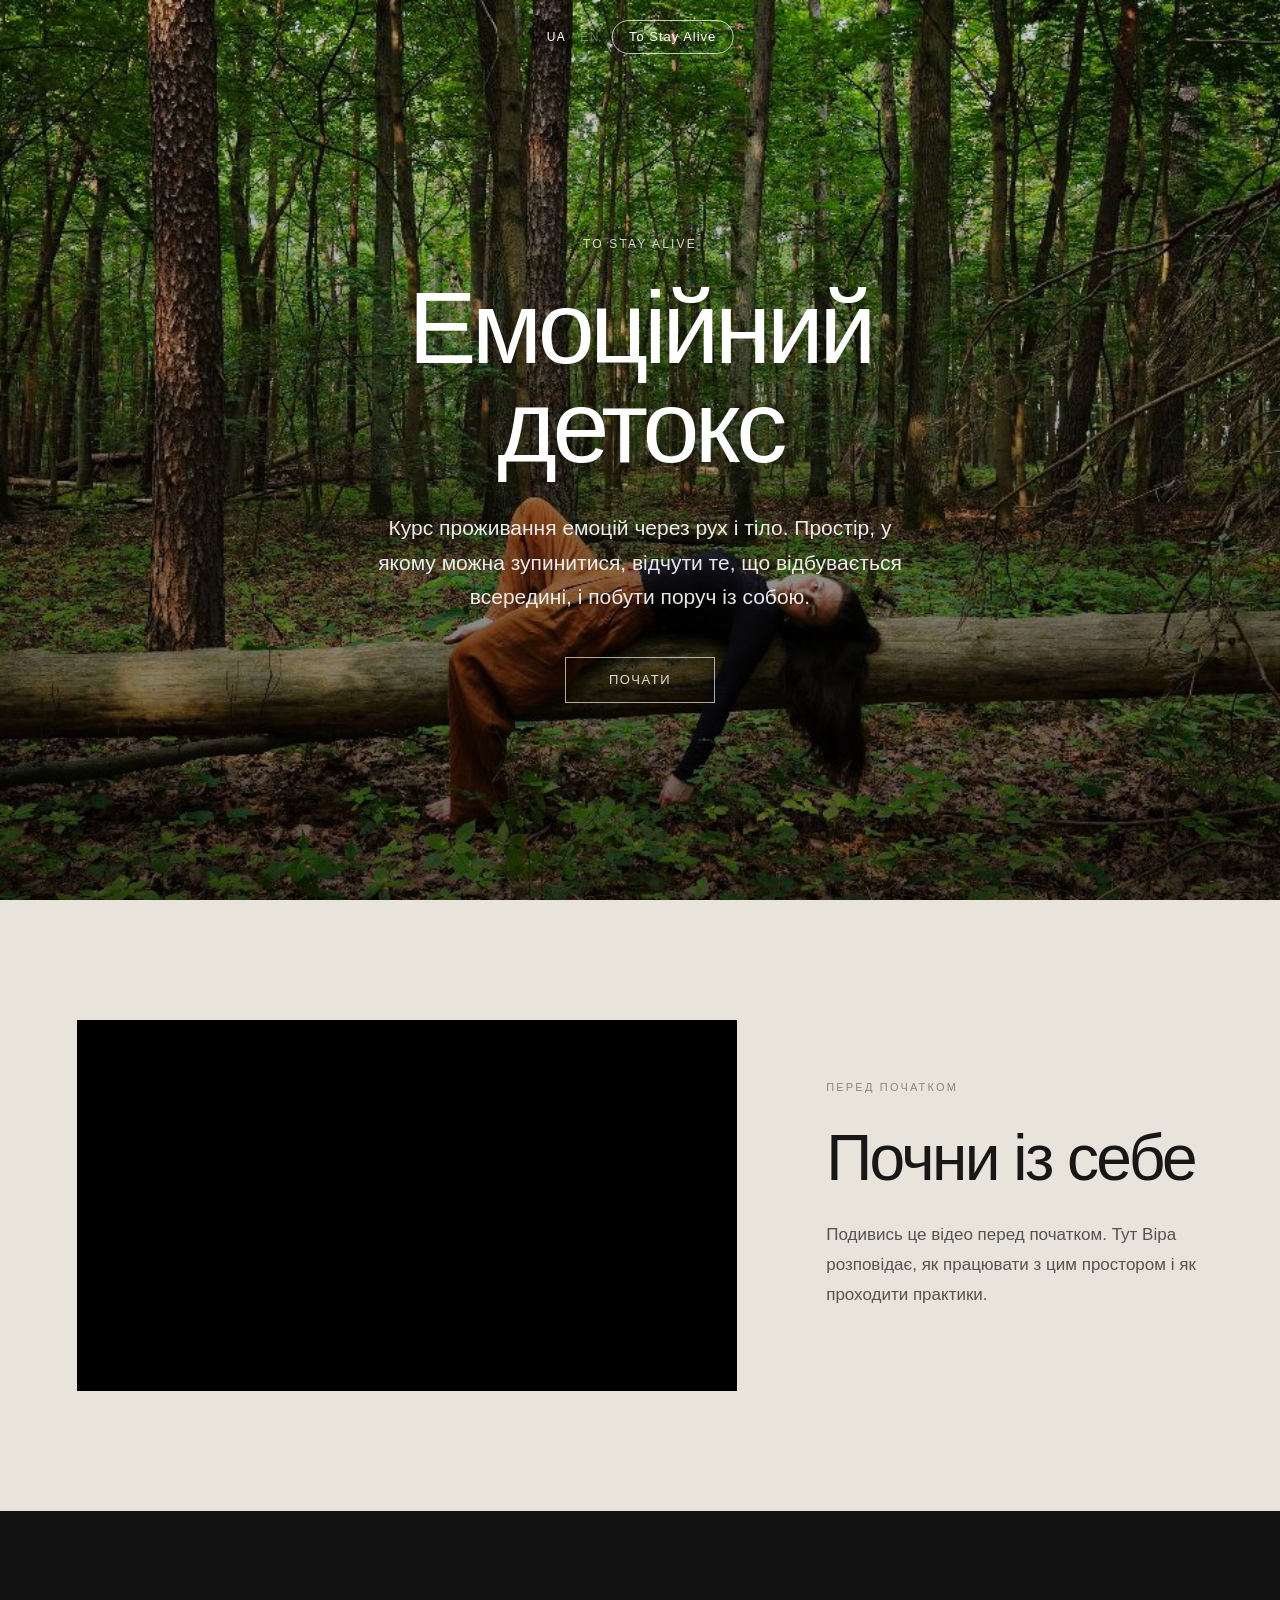
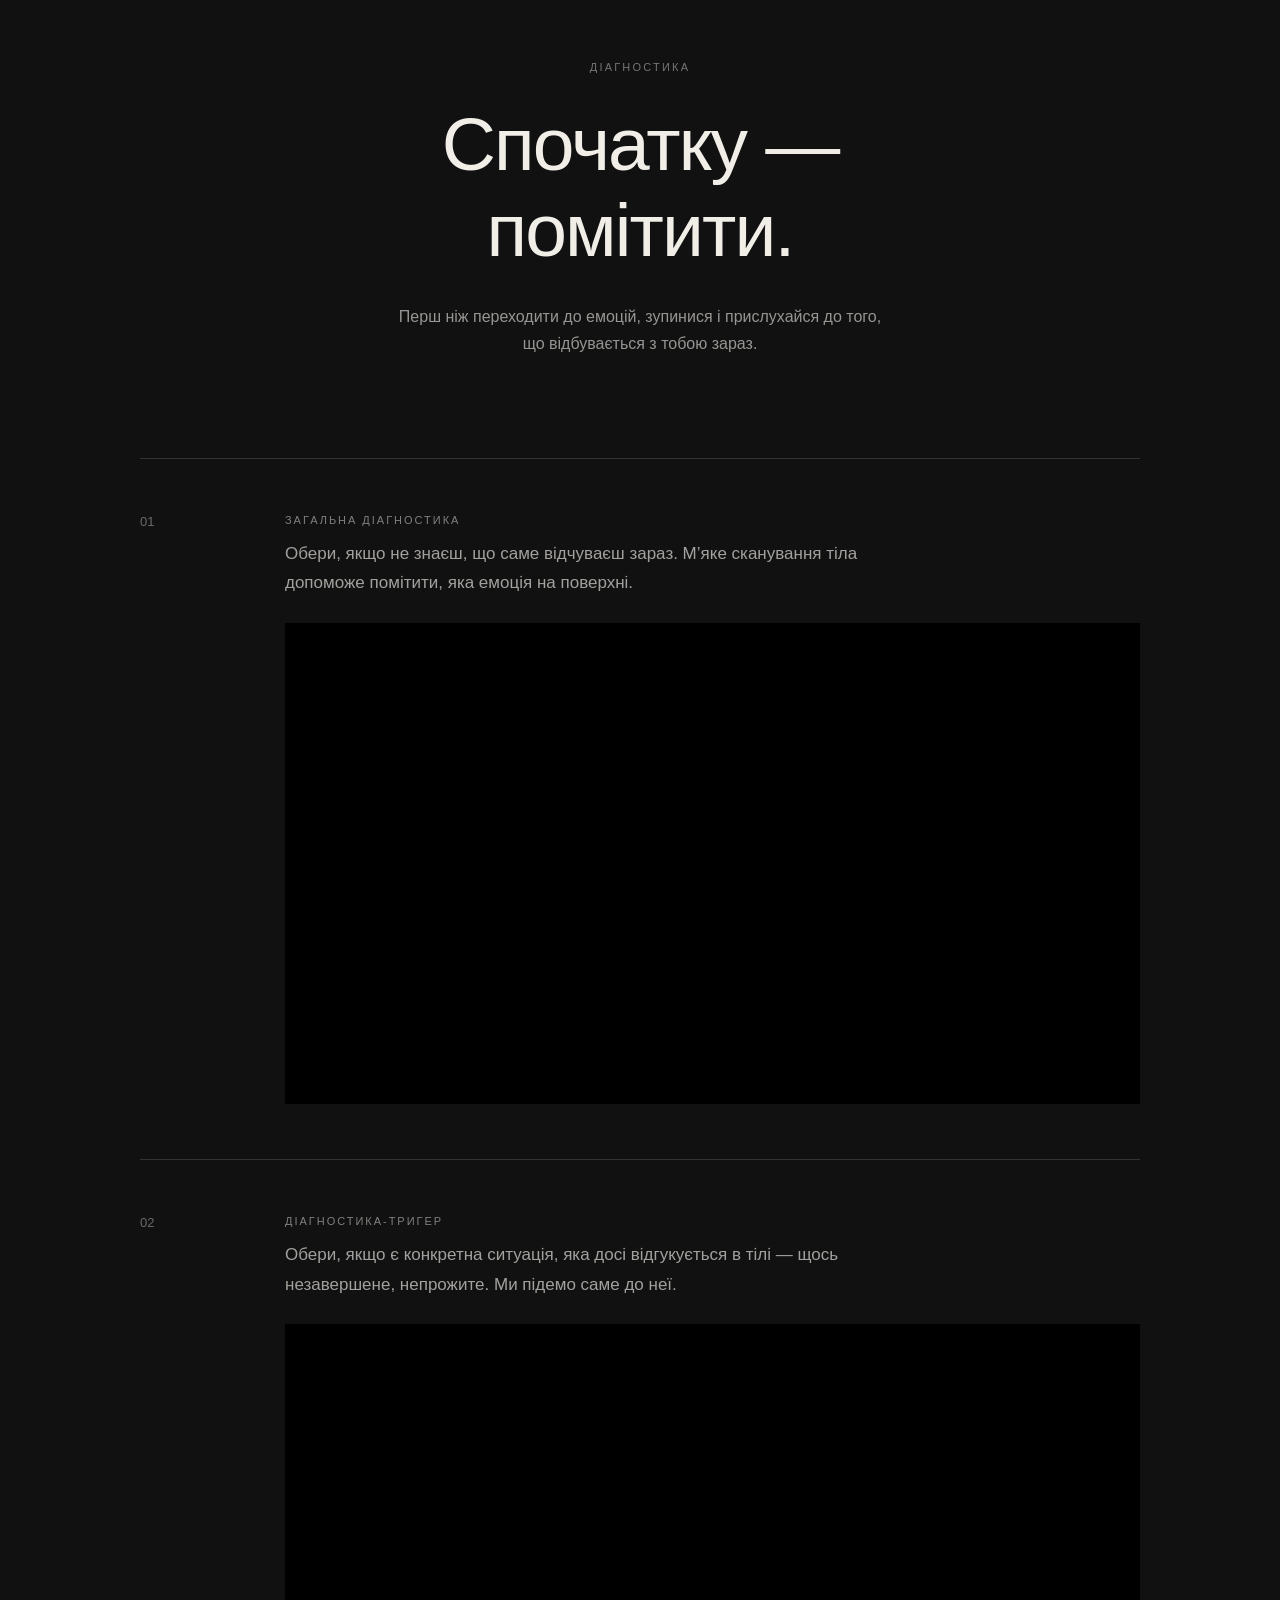
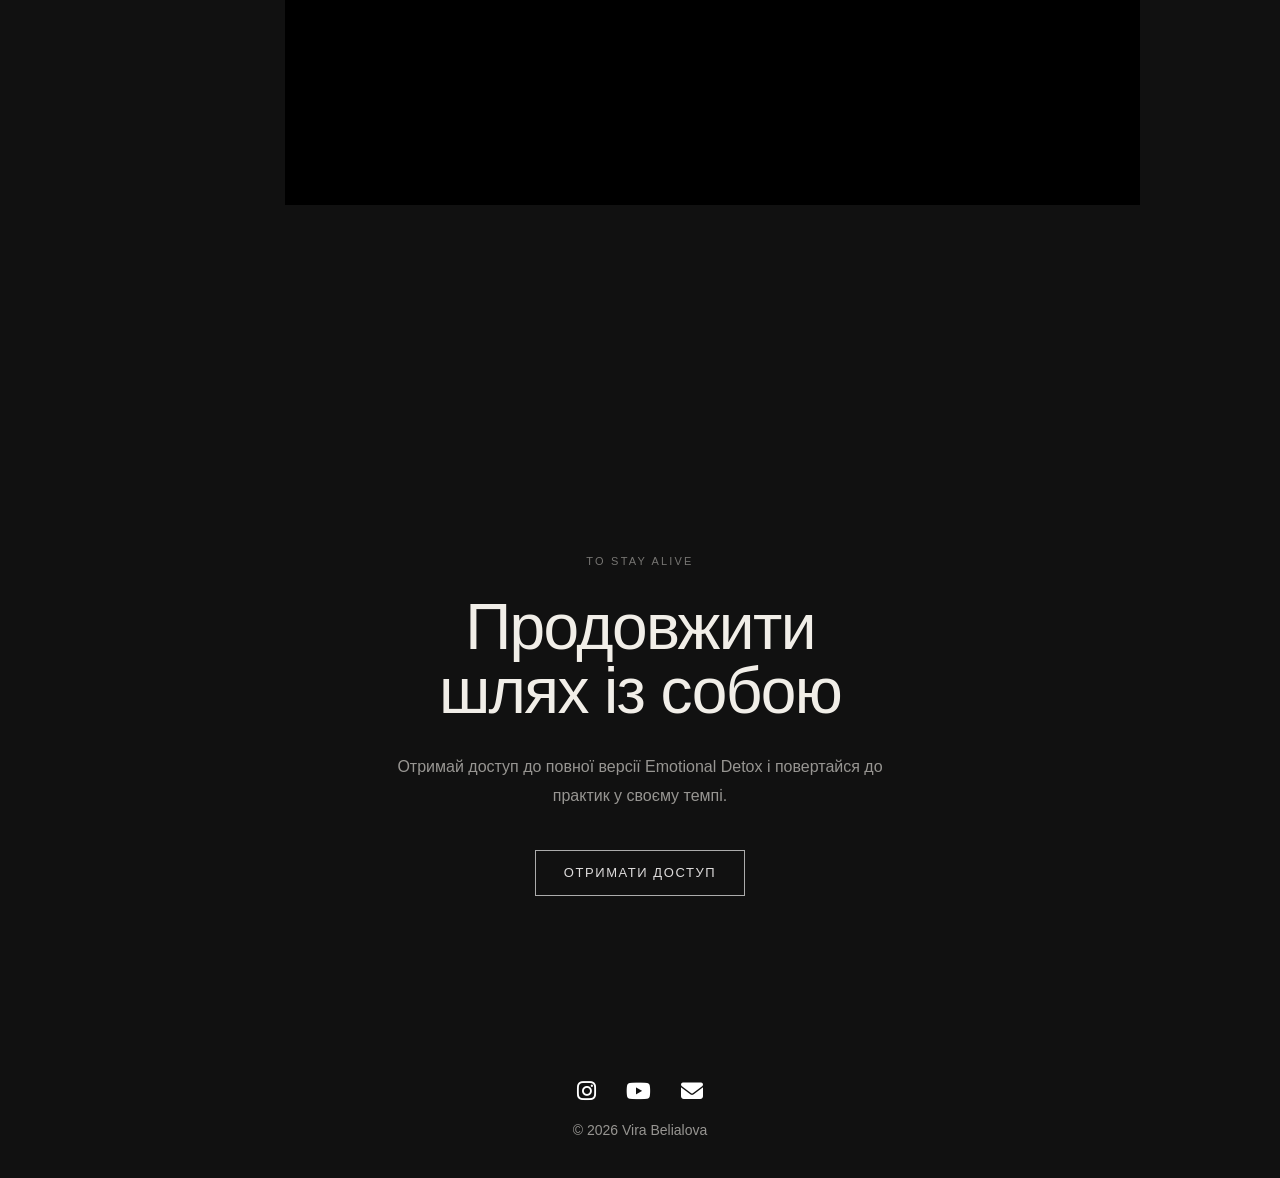
<file: emotions.html>
<!DOCTYPE html>
<html lang="uk">

<head>

  <meta charset="UTF-8">

  <meta
    name="viewport"
    content="width=device-width, initial-scale=1.0">

  <title>
    Емоційний детокс — практики проживання емоцій через рух і тіло | To Stay Alive
  </title>

  <meta
    name="description"
    content="Емоційний детокс — простір для роботи з емоціями через рух, тіло та самоспостереження. Практики для страху, тривоги, гніву, сорому, горя та радості."
  >

  <meta
    name="author"
    content="Vira Belialova">

  <meta
    name="robots"
    content="index, follow, max-image-preview:large">

  <link
    rel="canonical"
    href="https://vira-belialova.github.io/emotions.html">

  <link
    rel="alternate"
    hreflang="uk"
    href="https://vira-belialova.github.io/emotions.html">

  <link
    rel="alternate"
    hreflang="en"
    href="https://vira-belialova.github.io/emotions.html">

  <link
    rel="alternate"
    hreflang="x-default"
    href="https://vira-belialova.github.io/emotions.html">


  <!-- OPEN GRAPH -->

  <meta
    property="og:type"
    content="website">

  <meta
    property="og:title"
    content="Емоційний детокс — Emotional Detox">

  <meta
    property="og:description"
    content="Практики проживання емоцій через рух, тіло та самоспостереження.">

  <meta
    property="og:url"
    content="https://vira-belialova.github.io/emotions.html">

  <meta
    property="og:image"
    content="https://vira-belialova.github.io/images/emotions-hero.jpg">

  <meta
    property="og:site_name"
    content="To Stay Alive">


  <!-- TWITTER / X -->

  <meta
    name="twitter:card"
    content="summary_large_image">

  <meta
    name="twitter:title"
    content="Емоційний детокс — Emotional Detox">

  <meta
    name="twitter:description"
    content="Практики проживання емоцій через рух, тіло та самоспостереження.">

  <meta
    name="twitter:image"
    content="https://vira-belialova.github.io/images/emotions-hero.jpg">


  <!-- STYLES -->

  <link
    rel="stylesheet"
    href="css/style.css">

  <link
    rel="stylesheet"
    href="css/emotions.css">


  <!-- MODAL OVERRIDES -->

  <style>

    /* =========================================================
       ACCESS MODAL
       ========================================================= */

    .donate-modal {
      position: fixed;
      inset: 0;
      z-index: 9999;

      display: none;
      align-items: center;
      justify-content: center;

      padding: 24px;

      background: rgba(10, 10, 10, 0.78);
      backdrop-filter: blur(14px);
      -webkit-backdrop-filter: blur(14px);

      opacity: 0;
      transition: opacity 0.25s ease;

      overflow-y: auto;
    }


    .donate-modal.show,
    .donate-modal.active {
      opacity: 1;
    }


    .donate-modal-content {
      position: relative;

      width: min(620px, 100%);
      max-height: calc(100vh - 48px);
      overflow-y: auto;

      padding: 48px;

      background: #171717;
      color: #f1eee8;

      border: 1px solid rgba(241, 238, 232, 0.16);
      border-radius: 4px;

      box-shadow:
        0 30px 100px rgba(0, 0, 0, 0.5);

      transform: translateY(12px);
      transition: transform 0.3s ease;
    }


    .donate-modal.show .donate-modal-content,
    .donate-modal.active .donate-modal-content {
      transform: translateY(0);
    }


    /* CLOSE */

    .close-modal {
      position: absolute;
      top: 18px;
      right: 22px;

      width: 36px;
      height: 36px;

      display: flex;
      align-items: center;
      justify-content: center;

      color: rgba(241, 238, 232, 0.65);

      font-size: 28px;
      font-weight: 300;
      line-height: 1;

      cursor: pointer;

      transition:
        color 0.2s ease,
        transform 0.2s ease;
    }


    .close-modal:hover {
      color: #f1eee8;
      transform: rotate(90deg);
    }


    /* HEADER */

    .access-modal-eyebrow {
      display: block;

      margin-bottom: 16px;

      color: rgba(241, 238, 232, 0.48);

      font-size: 11px;
      font-weight: 500;
      letter-spacing: 0.18em;
      text-transform: uppercase;
    }


    .donate-modal-content h2 {
      margin: 0 0 18px;

      color: #f1eee8;

      font-size: clamp(32px, 5vw, 48px);
      font-weight: 400;
      line-height: 1.05;
      letter-spacing: -0.025em;
    }


    .access-modal-intro {
      max-width: 500px;

      margin: 0 0 30px;

      color: rgba(241, 238, 232, 0.68);

      font-size: 15px;
      line-height: 1.7;
    }


    /* PRICE */

    .access-price {
      margin: 0 0 32px;
      padding: 22px 24px;

      background: rgba(241, 238, 232, 0.045);

      border-left: 2px solid rgba(241, 238, 232, 0.5);
    }


    .access-price-label {
      display: block;

      margin-bottom: 7px;

      color: rgba(241, 238, 232, 0.45);

      font-size: 10px;
      letter-spacing: 0.16em;
      text-transform: uppercase;
    }


    .access-price-value {
      display: block;

      margin-bottom: 5px;

      color: #f1eee8;

      font-size: 27px;
      font-weight: 400;
    }


    .access-price-note {
      color: rgba(241, 238, 232, 0.55);

      font-size: 13px;
      line-height: 1.5;
    }


    /* PAYMENT TABS */

    .donate-tabs {
      display: grid;
      grid-template-columns: repeat(4, 1fr);

      gap: 1px;

      margin-bottom: 22px;

      background: rgba(241, 238, 232, 0.12);
    }


    .donate-tabs .tab-btn {
      min-height: 46px;

      border: 0;
      border-radius: 0;

      background: #202020;
      color: rgba(241, 238, 232, 0.5);

      font-family: inherit;
      font-size: 12px;
      letter-spacing: 0.04em;

      cursor: pointer;

      transition:
        background 0.2s ease,
        color 0.2s ease;
    }


    .donate-tabs .tab-btn:hover {
      color: #f1eee8;
      background: #252525;
    }


    .donate-tabs .tab-btn.active {
      color: #171717;
      background: #f1eee8;
    }


    /* TAB CONTENT */

    .tab-content {
      display: none;

      padding: 25px;

      background: #202020;

      border: 1px solid rgba(241, 238, 232, 0.08);
    }


    .tab-content.active {
      display: block;
    }


    .tab-content > p:first-child {
      margin-top: 0;
    }


    .donation-note {
      margin: 16px 0 0;

      color: rgba(241, 238, 232, 0.52);

      font-size: 13px;
      line-height: 1.6;
    }


    /* PAYPAL */

    .donate-link {
      display: inline-flex;
      align-items: center;
      justify-content: center;

      min-height: 48px;
      padding: 0 24px;

      background: #f1eee8;
      color: #171717;

      text-decoration: none;

      font-size: 13px;
      font-weight: 500;

      transition:
        opacity 0.2s ease,
        transform 0.2s ease;
    }


    .donate-link:hover {
      opacity: 0.88;
      transform: translateY(-1px);
    }


    /* BANK DETAILS */

    .bank-details {
      margin: 0;
    }


    .bank-details p {
      margin: 0 0 8px;
    }


    .bank-details strong {
      color: rgba(241, 238, 232, 0.5);

      font-size: 10px;
      font-weight: 500;
      letter-spacing: 0.14em;
      text-transform: uppercase;
    }


    .card-number {
      display: inline-block;

      margin-top: 4px !important;

      color: #f1eee8;

      font-family: monospace;
      font-size: 18px;
      letter-spacing: 0.05em;

      word-break: break-word;
    }


    /* BUTTONS */

    .copy-btn,
    .show-wallet {
      min-height: 40px;
      padding: 0 16px;

      border: 1px solid rgba(241, 238, 232, 0.18);
      background: transparent;
      color: rgba(241, 238, 232, 0.78);

      font-family: inherit;
      font-size: 12px;

      cursor: pointer;

      transition:
        background 0.2s ease,
        color 0.2s ease,
        border-color 0.2s ease;
    }


    .copy-btn:hover,
    .show-wallet:hover {
      border-color: rgba(241, 238, 232, 0.4);
      color: #f1eee8;
      background: rgba(241, 238, 232, 0.05);
    }


    .donate-actions {
      display: flex;
      flex-wrap: wrap;
      gap: 8px;

      margin-top: 18px;
    }


    /* QR */

    .qr-copy {
      display: flex;
      justify-content: center;

      margin-bottom: 18px;
    }


    .donation-qr {
      display: block;

      width: 190px;
      height: 190px;

      object-fit: contain;

      background: #fff;
      padding: 8px;
    }


    .wallet-address {
      padding: 12px;

      background: rgba(241, 238, 232, 0.04);

      font-family: monospace;
      font-size: 11px;

      word-break: break-all;
    }


    /* ACCESS FORM */

    .access-form-divider {
      height: 1px;

      margin: 34px 0 28px;

      background: rgba(241, 238, 232, 0.1);
    }


    .access-form-heading {
      margin: 0 0 8px;

      color: #f1eee8;

      font-size: 20px;
      font-weight: 400;
    }


    .access-form-description {
      margin: 0 0 20px;

      color: rgba(241, 238, 232, 0.52);

      font-size: 13px;
      line-height: 1.6;
    }


    #accessRequestForm {
      display: flex;
      flex-direction: column;
      gap: 10px;
    }


    #accessRequestForm input,
    #accessRequestForm select,
    #accessRequestForm textarea {
      width: 100%;
      box-sizing: border-box;

      padding: 14px 15px;

      border: 1px solid rgba(241, 238, 232, 0.14);
      border-radius: 0;

      outline: none;

      background: #202020;
      color: #f1eee8;

      font-family: inherit;
      font-size: 13px;

      transition:
        border-color 0.2s ease,
        background 0.2s ease;
    }


    #accessRequestForm input::placeholder,
    #accessRequestForm textarea::placeholder {
      color: rgba(241, 238, 232, 0.34);
    }


    #accessRequestForm input:focus,
    #accessRequestForm select:focus,
    #accessRequestForm textarea:focus {
      border-color: rgba(241, 238, 232, 0.42);
      background: #242424;
    }


    #accessRequestForm select {
      appearance: none;
      -webkit-appearance: none;
    }


    #accessRequestForm textarea {
      min-height: 90px;
      resize: vertical;
    }


    #accessRequestForm .emotion-button {
      width: 100%;
      margin-top: 6px;
    }


    #requestStatus {
      margin: 5px 0 0;

      color: rgba(241, 238, 232, 0.7);

      font-size: 13px;
      line-height: 1.5;
    }


    /* MOBILE */

    @media (max-width: 600px) {

      .donate-modal {
        align-items: flex-start;

        padding: 12px;
      }


      .donate-modal-content {
        max-height: calc(100vh - 24px);

        padding: 38px 22px 26px;
      }


      .donate-modal-content h2 {
        font-size: 34px;
      }


      .donate-tabs {
        grid-template-columns: repeat(2, 1fr);
      }


      .tab-content {
        padding: 20px 17px;
      }


      .donation-qr {
        width: 165px;
        height: 165px;
      }


      .card-number {
        font-size: 15px;
      }

    }

  </style>


  <!-- ICONS -->

  <link
    rel="apple-touch-icon"
    href="/images/apple-touch-icon.png">

  <link
    rel="icon"
    type="image/png"
    sizes="32x32"
    href="/images/favicon-32x32.png">

  <link
    rel="icon"
    type="image/png"
    sizes="16x16"
    href="/images/favicon-16x16.png">

  <link
    rel="icon"
    href="/images/favicon.ico">


  <!-- FONT AWESOME -->

  <link
    rel="stylesheet"
    href="https://cdnjs.cloudflare.com/ajax/libs/font-awesome/6.5.2/css/all.min.css">


  <!-- STRUCTURED DATA -->

  <script type="application/ld+json">
  {
    "@context": "https://schema.org",
    "@type": "WebPage",
    "@id": "https://vira-belialova.github.io/emotions.html#webpage",
    "url": "https://vira-belialova.github.io/emotions.html",
    "name": "Емоційний детокс — Emotional Detox",
    "description": "Простір для роботи з емоціями через рух, тіло та самоспостереження.",
    "inLanguage": ["uk", "en"],
    "isPartOf": {
      "@type": "WebSite",
      "name": "To Stay Alive",
      "url": "https://vira-belialova.github.io/"
    },
    "creator": {
      "@type": "Person",
      "name": "Vira Belialova"
    },
    "about": [
      "emotional awareness",
      "body awareness",
      "movement practices",
      "fear",
      "anxiety",
      "anger",
      "shame",
      "grief",
      "joy",
      "self-reflection"
    ]
  }
  </script>

</head>


<body class="emotions-page">


<!-- =========================================================
     NAVIGATION
========================================================= -->

<nav class="main-nav emotions-nav">

  <div class="lang-switch">

    <span
      class="active"
      data-lang="uk"
      onclick="setLanguage('uk')">
      UA
    </span>

    <span>·</span>

    <span
      data-lang="en"
      onclick="setLanguage('en')">
      EN
    </span>

  </div>


  <a
    href="index.html"
    class="emotions-home-button">
    To Stay Alive
  </a>

</nav>



<!-- =========================================================
     UKRAINIAN
========================================================= -->

<main
  id="page-uk"
  class="language-page active">


  <!-- HERO -->

  <section class="emotion-hero">

    <div class="emotion-hero-image">

      <img
        src="images/emotions-hero.jpg"
        alt="Емоційний детокс">

    </div>


    <div class="emotion-hero-overlay"></div>


    <div class="emotion-hero-content fade-in">

      <span class="emotion-eyebrow">
        To Stay Alive
      </span>


      <h1>
        Емоційний<br>
        детокс
      </h1>


      <p>
        Курс проживання емоцій через рух і тіло.
        Простір, у якому можна зупинитися,
        відчути те, що відбувається всередині,
        і побути поруч із собою.
      </p>


      <a
        href="#intro-uk"
        class="emotion-button">
        Почати
      </a>

    </div>

  </section>



  <!-- INTRO -->

  <section
    class="emotion-video-section"
    id="intro-uk">

    <div class="emotion-video-container visible">

      <div class="emotion-video">

        <iframe
          src="https://www.youtube.com/embed/9es8H-iUbII?modestbranding=1&rel=0"
          title="Вступна частина — Емоційний детокс"
          loading="lazy"
          allow="accelerometer; autoplay; clipboard-write; encrypted-media; gyroscope; picture-in-picture; web-share"
          allowfullscreen>
        </iframe>

      </div>


      <div class="emotion-video-info">

        <span class="emotion-number">
          ПЕРЕД ПОЧАТКОМ
        </span>


        <h2>
          Почни із себе
        </h2>


        <p>
          Подивись це відео перед початком.
          Тут Віра розповідає, як працювати
          з цим простором і як проходити практики.
        </p>

      </div>

    </div>

  </section>



  <!-- DIAGNOSTICS -->

  <section class="emotion-journey">

    <div class="emotion-section-heading">

      <span class="emotion-number">
        ДІАГНОСТИКА
      </span>


      <h2>
        Спочатку — помітити.
      </h2>


      <p>
        Перш ніж переходити до емоцій,
        зупинися і прислухайся до того,
        що відбувається з тобою зараз.
      </p>

    </div>


    <div class="emotion-steps">


      <article class="emotion-step visible">

        <div class="emotion-step-number">
          01
        </div>


        <div class="emotion-step-content">

          <span>
            Загальна Діагностика
          </span>


          <p>
            Обери, якщо не знаєш, що саме відчуваєш зараз. М’яке сканування тіла допоможе помітити, яка емоція на поверхні.
          </p>


          <div class="emotion-video">

            <iframe
              src="https://www.youtube.com/embed/lxthpc0uVrY?modestbranding=1&rel=0"
              title="Діагностика 1"
              loading="lazy"
              allowfullscreen>
            </iframe>

          </div>

        </div>

      </article>



      <article class="emotion-step visible">

        <div class="emotion-step-number">
          02
        </div>


        <div class="emotion-step-content">

          <span>
            Діагностика-тригер
          </span>


          <p>
            Обери, якщо є конкретна ситуація, яка досі відгукується в тілі — щось незавершене, непрожите. Ми підемо саме до неї.
          </p>


          <div class="emotion-video">

            <iframe
              src="https://www.youtube.com/embed/dFPau69cO5Q?modestbranding=1&rel=0"
              title="Діагностика 2"
              loading="lazy"
              allowfullscreen>
            </iframe>

          </div>

        </div>

      </article>

    </div>

  </section>


  <div id="protected-content" style="display: none;">


  <!-- FEAR -->

  <section class="emotion-video-section">

    <div class="emotion-video-container">

      <div class="emotion-video">

        <iframe
          src="https://www.youtube.com/embed/xGLEsts89uA?modestbranding=1&rel=0"
          title="Страх — тривога"
          loading="lazy"
          allowfullscreen>
        </iframe>

      </div>


      <div class="emotion-video-info">

        <span class="emotion-number">
          01 · ЕМОЦІЯ
        </span>


        <h2>
          Страх — тривога
        </h2>


        <p>
          Страх і тривога можуть відчуватися тілом
          як напруга, стискання, бажання завмерти
          або втекти. Практика допомагає помітити
          ці відчуття та побути з ними через рух.
        </p>


        <button
          type="button"
          class="reflection-toggle">
          Зупинитися і записати
        </button>


        <div class="reflection-box">

          <p>
            Що ти помічаєш у собі зараз?
          </p>


          <textarea
            placeholder="Кілька слів для себе..."></textarea>

        </div>

      </div>

    </div>

  </section>



  <!-- ANGER -->

  <section class="emotion-video-section emotion-video-dark">

    <div class="emotion-video-container reverse">

      <div class="emotion-video">

        <iframe
          src="https://www.youtube.com/embed/i1LCmdo0Qpw?modestbranding=1&rel=0"
          title="Гнів"
          loading="lazy"
          allowfullscreen>
        </iframe>

      </div>


      <div class="emotion-video-info">

        <span class="emotion-number">
          02 · ЕМОЦІЯ
        </span>


        <h2>
          Гнів
        </h2>


        <p>
          Гнів може проявлятися як напруга,
          стискання, жар, бажання діяти або захистити
          свої межі. Практика допомагає дати цій енергії
          простір і помітити, що стоїть за нею.
        </p>


        <button
          type="button"
          class="reflection-toggle">
          Зупинитися і записати
        </button>


        <div class="reflection-box">

          <p>
            Що хоче сказати твій гнів?
          </p>


          <textarea
            placeholder="Кілька слів для себе..."></textarea>

        </div>

      </div>

    </div>

  </section>



  <!-- SHAME -->

  <section class="emotion-video-section">

    <div class="emotion-video-container">

      <div class="emotion-video">

        <iframe
          src="https://www.youtube.com/embed/QT0Ize2L8UE?modestbranding=1&rel=0"
          title="Сором"
          loading="lazy"
          allowfullscreen>
        </iframe>

      </div>


      <div class="emotion-video-info">

        <span class="emotion-number">
          03 · ЕМОЦІЯ
        </span>


        <h2>
          Сором
        </h2>


        <p>
          Сором може стискати тіло всередину —
          опускати голову, змінювати дихання,
          створювати бажання сховатися або стати менш помітною.
          Практика допомагає помітити це стискання
          і поступово повернути собі більше простору.
        </p>


        <button
          type="button"
          class="reflection-toggle">
          Зупинитися і записати
        </button>


        <div class="reflection-box">

          <p>
            Що відбувається всередині тебе?
          </p>


          <textarea
            placeholder="Кілька слів для себе..."></textarea>

        </div>

      </div>

    </div>

  </section>



  <!-- GRIEF -->

  <section class="emotion-video-section emotion-video-dark">

    <div class="emotion-video-container reverse">

      <div class="emotion-video">

        <iframe
          src="https://www.youtube.com/embed/eyhvzRlIT9U?modestbranding=1&rel=0"
          title="Горе"
          loading="lazy"
          allowfullscreen>
        </iframe>

      </div>


      <div class="emotion-video-info">

        <span class="emotion-number">
          04 · ЕМОЦІЯ
        </span>


        <h2>
          Горе
        </h2>


        <p>
          Горе може жити в грудях і горлі —
          відчуватися як тяжкість, стискання,
          бажання зітхнути або сховатися.
          Практика дає тілу можливість м'яко рухатися,
          дихати й залишатися поруч із тим, що болить.
        </p>


        <button
          type="button"
          class="reflection-toggle">
          Зупинитися і записати
        </button>


        <div class="reflection-box">

          <p>
            Що ти хочеш дозволити собі прожити?
          </p>


          <textarea
            placeholder="Кілька слів для себе..."></textarea>

        </div>

      </div>

    </div>

  </section>



  <!-- JOY -->

  <section class="emotion-video-section">

    <div class="emotion-video-container">

      <div class="emotion-video">

        <iframe
          src="https://www.youtube.com/embed/jTDl2qSixjk?modestbranding=1&rel=0"
          title="Радість"
          loading="lazy"
          allowfullscreen>
        </iframe>

      </div>


      <div class="emotion-video-info">

        <span class="emotion-number">
          05 · ЕМОЦІЯ
        </span>


        <h2>
          Радість
        </h2>


        <p>
          Радість може відчуватися як більше простору
          в тілі, вільніше дихання, легкість і бажання рухатися.
          Практика через вільний і спонтанний рух
          допомагає помітити та дозволити собі цей стан.
        </p>


        <button
          type="button"
          class="reflection-toggle">
          Зупинитися і записати
        </button>


        <div class="reflection-box">

          <p>
            Де ти відчуваєш радість у своєму тілі?
          </p>


          <textarea
            placeholder="Кілька слів для себе..."></textarea>

        </div>

      </div>

    </div>

  </section>



  <!-- THREE EMOTIONS -->

  <section class="emotion-video-section emotion-video-dark">

    <div class="emotion-video-container reverse">

      <div class="emotion-video">

        <iframe
          src="https://www.youtube.com/embed/d5rJlG49yBM?modestbranding=1&rel=0"
          title="Страх · Гнів · Сором"
          loading="lazy"
          allowfullscreen>
        </iframe>

      </div>


      <div class="emotion-video-info">

        <span class="emotion-number">
          06 · ПРАКТИКА
        </span>


        <h2>
          Страх · Гнів · Сором
        </h2>


        <p>
          Об'єднана практика для глибшого проживання
          трьох емоцій через рух і тіло.
        </p>


        <button
          type="button"
          class="reflection-toggle">
          Зупинитися і записати
        </button>


        <div class="reflection-box">

          <p>
            Що змінилося у твоєму стані?
          </p>


          <textarea
            placeholder="Кілька слів для себе..."></textarea>

        </div>

      </div>

    </div>

  </section>



  <!-- FINAL MEDITATION -->

  <section class="emotion-video-full">

    <div class="emotion-video-full-wrapper">

      <iframe
        src="https://www.youtube.com/embed/OehWZRHWod8?modestbranding=1&rel=0"
        title="Завершальна медитація"
        loading="lazy"
        allowfullscreen>
      </iframe>

    </div>

  </section>



  <!-- ENDING -->

  <section class="emotion-ending">

    <div class="emotion-ending-content">

      <span class="emotion-number">
        НА ЗАВЕРШЕННЯ
      </span>


      <h2>
        Ти можеш<br>
        повертатися сюди.
      </h2>


      <p>
        Не тільки коли все добре,
        а в будь-який момент, коли це необхідно —
        в будь-якому стані й без жодних правил
        або послідовностей.
      </p>


      <p class="emotion-ending-small">
        Бережи себе.
      </p>

    </div>

  </section>

  </div>


  <!-- GET ACCESS -->

  <section
    class="emotion-support"
    id="access-cta-en">

    <div class="emotion-support-content">

      <span class="emotion-number">
        TO STAY ALIVE
      </span>


      <h2>
        Продовжити<br>
        шлях із собою
      </h2>


      <p>
        Отримай доступ до повної версії
        Emotional Detox і повертайся до практик
        у своєму темпі.
      </p>


      <button
        type="button"
        class="emotion-button"
        id="emotionsDonateBtn">

        Отримати доступ

      </button>

    </div>

  </section>


</main>



<!-- =========================================================
     ENGLISH
========================================================= -->

<main
  id="page-en"
  class="language-page">


  <!-- HERO -->

  <section class="emotion-hero">

    <div class="emotion-hero-image">

      <img
        src="images/emotions-hero.jpg"
        alt="Emotional Detox">

    </div>


    <div class="emotion-hero-overlay"></div>


    <div class="emotion-hero-content fade-in">

      <span class="emotion-eyebrow">
        To Stay Alive
      </span>


      <h1>
        Emotional<br>
        Detox
      </h1>


      <p>
        A movement-based course for processing emotions.
        A quiet space to slow down,
        notice what is happening inside,
        and stay with yourself.
      </p>


      <a
        href="#intro-en"
        class="emotion-button">
        Begin
      </a>

    </div>

  </section>



  <!-- INTRO -->

  <section
    class="emotion-video-section"
    id="intro-en">

    <div class="emotion-video-container visible">

      <div class="emotion-video">

        <iframe
          src="https://www.youtube.com/embed/UPxPCXpuX54?modestbranding=1&rel=0"
          title="Introduction — Emotional Detox"
          loading="lazy"
          allowfullscreen>
        </iframe>

      </div>


      <div class="emotion-video-info">

        <span class="emotion-number">
          BEFORE YOU BEGIN
        </span>


        <h2>
          Start with yourself
        </h2>


        <p>
          Watch this introduction before you begin.
          Vera will guide you through the space
          and explain how to work with the practices.
        </p>

      </div>

    </div>

  </section>



  <!-- DIAGNOSTICS -->

  <section class="emotion-journey">

    <div class="emotion-section-heading">

      <span class="emotion-number">
        DIAGNOSTICS
      </span>


      <h2>
        First — notice.
      </h2>


      <p>
        Before moving into the emotions,
        pause and notice what is happening
        inside you right now.
      </p>

    </div>


    <div class="emotion-steps">

      <article class="emotion-step visible">

        <div class="emotion-step-number">
          01
        </div>


        <div class="emotion-step-content">

          <span>
            Open diagnostic
          </span>


          <p>
            Choose this if you’re not sure what you’re feeling right now. A gentle body scan will help notice which emotion is closest to the surface.
          </p>


          <div class="emotion-video">

            <iframe
              src="https://www.youtube.com/embed/MCTmSelHE_M?modestbranding=1&rel=0"
              title="Diagnostic 1"
              loading="lazy"
              allowfullscreen>
            </iframe>

          </div>

        </div>

      </article>


      <article class="emotion-step visible">

        <div class="emotion-step-number">
          02
        </div>


        <div class="emotion-step-content">

          <span>
            Trigger diagnostic
          </span>


          <p>
            Choose this if there’s a specific situation still echoing in your body — something unfinished. We’ll go straight to that.
          </p>


          <div class="emotion-video">

            <iframe
              src="https://www.youtube.com/embed/0-iWEACOSRg?modestbranding=1&rel=0"
              title="Diagnostic 2"
              loading="lazy"
              allowfullscreen>
            </iframe>

          </div>

        </div>

      </article>

    </div>

  </section>


  <div id="protected-content-en" style="display: none;">


  <!-- FEAR -->

  <section class="emotion-video-section">

    <div class="emotion-video-container">

      <div class="emotion-video">

        <iframe
          src="https://www.youtube.com/embed/5UyP_F-0yXs?modestbranding=1&rel=0"
          title="Fear"
          loading="lazy"
          allowfullscreen>
        </iframe>

      </div>


      <div class="emotion-video-info">

        <span class="emotion-number">
          01 · EMOTION
        </span>


        <h2>
          Fear
        </h2>


        <p>
          Fear and anxiety can be felt in the body
          as tension, contraction, stillness,
          or the urge to move away.
          This practice invites you to notice
          these sensations through movement.
        </p>


        <button
          type="button"
          class="reflection-toggle">
          Pause & reflect
        </button>


        <div class="reflection-box">

          <p>
            What do you notice in yourself right now?
          </p>


          <textarea
            placeholder="A few words for yourself..."></textarea>

        </div>

      </div>

    </div>

  </section>



  <!-- ANGER -->

  <section class="emotion-video-section emotion-video-dark">

    <div class="emotion-video-container reverse">

      <div class="emotion-video">

        <iframe
          src="https://www.youtube.com/embed/4ALZcuwLGPo?modestbranding=1&rel=0"
          title="Anger"
          loading="lazy"
          allowfullscreen>
        </iframe>

      </div>


      <div class="emotion-video-info">

        <span class="emotion-number">
          02 · EMOTION
        </span>


        <h2>
          Anger
        </h2>


        <p>
          Anger can appear as tension, heat,
          contraction, the need to act,
          or the need to protect your boundaries.
          This practice gives that energy space
          and invites you to notice what lies beneath it.
        </p>


        <button
          type="button"
          class="reflection-toggle">
          Pause & reflect
        </button>


        <div class="reflection-box">

          <p>
            What does your anger want to say?
          </p>


          <textarea
            placeholder="A few words for yourself..."></textarea>

        </div>

      </div>

    </div>

  </section>



  <!-- SHAME -->

  <section class="emotion-video-section">

    <div class="emotion-video-container">

      <div class="emotion-video">

        <iframe
          src="https://www.youtube.com/embed/zcDHckG3BnA?modestbranding=1&rel=0"
          title="Shame"
          loading="lazy"
          allowfullscreen>
        </iframe>

      </div>


      <div class="emotion-video-info">

        <span class="emotion-number">
          03 · EMOTION
        </span>


        <h2>
          Shame
        </h2>


        <p>
          Shame can make the body contract inward —
          lowering the head, changing the breath,
          creating the urge to hide or become smaller.
          This practice helps you notice that contraction
          and gradually create more space.
        </p>


        <button
          type="button"
          class="reflection-toggle">
          Pause & reflect
        </button>


        <div class="reflection-box">

          <p>
            What is happening inside you?
          </p>


          <textarea
            placeholder="A few words for yourself..."></textarea>

        </div>

      </div>

    </div>

  </section>



  <!-- GRIEF -->

  <section class="emotion-video-section emotion-video-dark">

    <div class="emotion-video-container reverse">

      <div class="emotion-video">

        <iframe
          src="https://www.youtube.com/embed/Dup5n1ddhPY?modestbranding=1&rel=0"
          title="Grief"
          loading="lazy"
          allowfullscreen>
        </iframe>

      </div>


      <div class="emotion-video-info">

        <span class="emotion-number">
          04 · EMOTION
        </span>


        <h2>
          Grief
        </h2>


        <p>
          Grief can be felt in the chest and throat —
          as heaviness, tightness, or the desire to sigh.
          This practice gives the body space to move,
          breathe, and stay close to what hurts.
        </p>


        <button
          type="button"
          class="reflection-toggle">
          Pause & reflect
        </button>


        <div class="reflection-box">

          <p>
            What would you like to allow yourself to feel?
          </p>


          <textarea
            placeholder="A few words for yourself..."></textarea>

        </div>

      </div>

    </div>

  </section>



  <!-- JOY -->

  <section class="emotion-video-section">

    <div class="emotion-video-container">

      <div class="emotion-video">

        <iframe
          src="https://www.youtube.com/embed/8VbHXGXDVm8?modestbranding=1&rel=0"
          title="Joy"
          loading="lazy"
          allowfullscreen>
        </iframe>

      </div>


      <div class="emotion-video-info">

        <span class="emotion-number">
          05 · EMOTION
        </span>


        <h2>
          Joy
        </h2>


        <p>
          Joy can feel like more space in the body,
          freer breathing, lightness, and a desire to move.
          Through free and spontaneous movement,
          this practice invites you to notice
          and allow that experience.
        </p>


        <button
          type="button"
          class="reflection-toggle">
          Pause & reflect
        </button>


        <div class="reflection-box">

          <p>
            Where do you feel joy in your body?
          </p>


          <textarea
            placeholder="A few words for yourself..."></textarea>

        </div>

      </div>

    </div>

  </section>



  <!-- FINAL MEDITATION -->

  <section class="emotion-video-full">

    <div class="emotion-video-full-wrapper">

      <iframe
        src="https://www.youtube.com/embed/ATEfmNPqHtM?modestbranding=1&rel=0"
        title="Final meditation"
        loading="lazy"
        allowfullscreen>
      </iframe>

    </div>

  </section>



  <!-- ENDING -->

  <section class="emotion-ending">

    <div class="emotion-ending-content">

      <span class="emotion-number">
        TO FINISH
      </span>


      <h2>
        You can<br>
        come back here.
      </h2>


      <p>
        Not only when everything is fine,
        but whenever you need it —
        in any state and without
        any rules or sequence.
      </p>


      <p class="emotion-ending-small">
        Take care of yourself.
      </p>

    </div>

  </section>

  </div>


  <!-- GET ACCESS -->

  <section
    class="emotion-support"
    id="access-cta-uk">

    <div class="emotion-support-content">

      <span class="emotion-number">
        TO STAY ALIVE
      </span>


      <h2>
        Continue<br>
        your journey
      </h2>


      <p>
        Get access to the full Emotional Detox
        and return to the practices
        whenever you need them.
      </p>


      <button
        type="button"
        class="emotion-button"
        id="emotionsDonateBtnEn">

        Get access

      </button>

    </div>

  </section>


</main>



<!-- =========================================================
     ACCESS MODAL
========================================================= -->

<div
  id="donateModal"
  class="donate-modal"
  role="dialog"
  aria-modal="true"
  aria-labelledby="accessModalTitle">


  <div class="donate-modal-content">


    <span
      id="closeModal"
      class="close-modal"
      aria-label="Close"
      role="button"
      tabindex="0">

      &times;

    </span>


    <span class="access-modal-eyebrow">
      TO STAY ALIVE · EMOTIONAL DETOX
    </span>


    <h2 id="accessModalTitle">
      Отримати доступ
    </h2>


    <p class="access-modal-intro">
      Фіксованої ціни немає. Якщо цей простір тобі відгукується,
      ти можеш обрати комфортний для себе внесок.
      Будь-яка сума допомагає проєкту продовжувати існувати
      та залишатися доступним для інших.
    </p>


    <!-- RECOMMENDED CONTRIBUTION -->

    <div class="access-price">

      <span class="access-price-label">
        Рекомендований внесок
      </span>


      <span class="access-price-value">
        €15
      </span>


      <span class="access-price-note">
        Це лише орієнтир — ти можеш обрати іншу комфортну суму.
      </span>

    </div>


    <!-- PAYMENT TABS -->

    <div class="donate-tabs">

      <button
        type="button"
        class="tab-btn active"
        data-tab="paypal">

        PayPal

      </button>


      <button
        type="button"
        class="tab-btn"
        data-tab="wise">

        Wise

      </button>


      <button
        type="button"
        class="tab-btn"
        data-tab="crypto">

        USDT

      </button>


      <button
        type="button"
        class="tab-btn"
        data-tab="card">

        A-Bank

      </button>

    </div>



    <!-- PAYPAL -->

    <div
      class="tab-content active"
      id="paypal">

      <a
        href="https://paypal.me/ViraBelialova"
        target="_blank"
        rel="noopener noreferrer"
        class="donate-link">

        Pay via PayPal

      </a>


      <p class="donation-note">

        PayPal account or bank card can be used.

      </p>

    </div>



    <!-- WISE -->

    <div
      class="tab-content"
      id="wise">

      <div class="bank-details">

        <p>
          <strong>Wise</strong>
        </p>


        <p class="card-number">
          BE82 9053 0838 8568
        </p>


        <button
          type="button"
          class="copy-btn"
          id="copyWise">

          Copy Wise details

        </button>

      </div>


      <p class="donation-note">

        You can make the contribution directly through Wise.

      </p>

    </div>



    <!-- USDT -->

    <div
      class="tab-content"
      id="crypto">


      <div class="qr-copy">

        <img
          src="images/qr-usdt.JPG"
          alt="USDT QR code"
          class="donation-qr"
          loading="lazy">

      </div>


      <p
        class="donation-note wallet-address"
        id="walletAddress"
        style="display:none;">

        TLg3NrPEcMphcXSrAWVdmLc9QmAhAwKJ5G

      </p>


      <p class="donation-note">

        USDT network: TRC20.

      </p>


      <div class="donate-actions">

        <button
          type="button"
          id="copyWallet"
          class="copy-btn">

          Copy wallet

        </button>


        <button
          type="button"
          id="showWallet"
          class="show-wallet">

          Show wallet

        </button>

      </div>

    </div>



    <!-- A-BANK -->

    <div
      class="tab-content"
      id="card">

      <div class="bank-details">

        <p>
          <strong>A-Bank · Card</strong>
        </p>


        <p class="card-number">
          4323 3450 5365 5222
        </p>


        <button
          type="button"
          class="copy-btn"
          id="copyCard">

          Copy card number

        </button>

      </div>


      <p class="donation-note">

        You can make the contribution directly using the card details above.

      </p>

    </div>



    <!-- ACCESS REQUEST -->

    <div class="access-form-divider"></div>


    <h3 class="access-form-heading">
      Після оплати
    </h3>


    <p class="access-form-description">
      Залиш свій контакт і спосіб оплати —
      ми перевіримо внесок та надішлемо персональне посилання
      для доступу до Emotional Detox.
    </p>


    <form id="accessRequestForm">


      <input
        type="text"
        id="requestName"
        name="name"
        placeholder="Твоє ім'я"
        required>


      <input
        type="text"
        id="requestContact"
        name="contact"
        placeholder="Email або Telegram"
        required>


      <select
        id="requestPayment"
        name="payment_method"
        required>

        <option value="">
          Обери спосіб оплати
        </option>

        <option value="PayPal">
          PayPal
        </option>

        <option value="Wise">
          Wise
        </option>

        <option value="USDT">
          USDT
        </option>

        <option value="A-Bank">
          A-Bank
        </option>

      </select>


      <textarea
        id="requestMessage"
        name="message"
        placeholder="Повідомлення або сума внеску (необов'язково)"></textarea>


      <button
        type="submit"
        class="emotion-button">

        Надіслати запит

      </button>


      <p
        id="requestStatus"
        style="display:none;">
      </p>


    </form>


  </div>

</div>



<!-- =========================================================
     FOOTER
========================================================= -->

<footer>

  <div
    id="contacts"
    class="socials">

    <a
      href="https://www.instagram.com/veramandarin"
      target="_blank"
      rel="noopener noreferrer">

      <i class="fab fa-instagram"></i>

    </a>


    <a
      href="https://www.youtube.com/@verabelialova"
      target="_blank"
      rel="noopener noreferrer">

      <i class="fab fa-youtube"></i>

    </a>


    <a
      href="mailto:veramandarin@gmail.com">

      <i class="fas fa-envelope"></i>

    </a>

  </div>


  <p
    style="margin-top:20px; font-size:14px; opacity:0.6;">

    © 2026 Vira Belialova

  </p>

</footer>

<script src="js/emotions.js"></script>

</body>

</html>
</file>
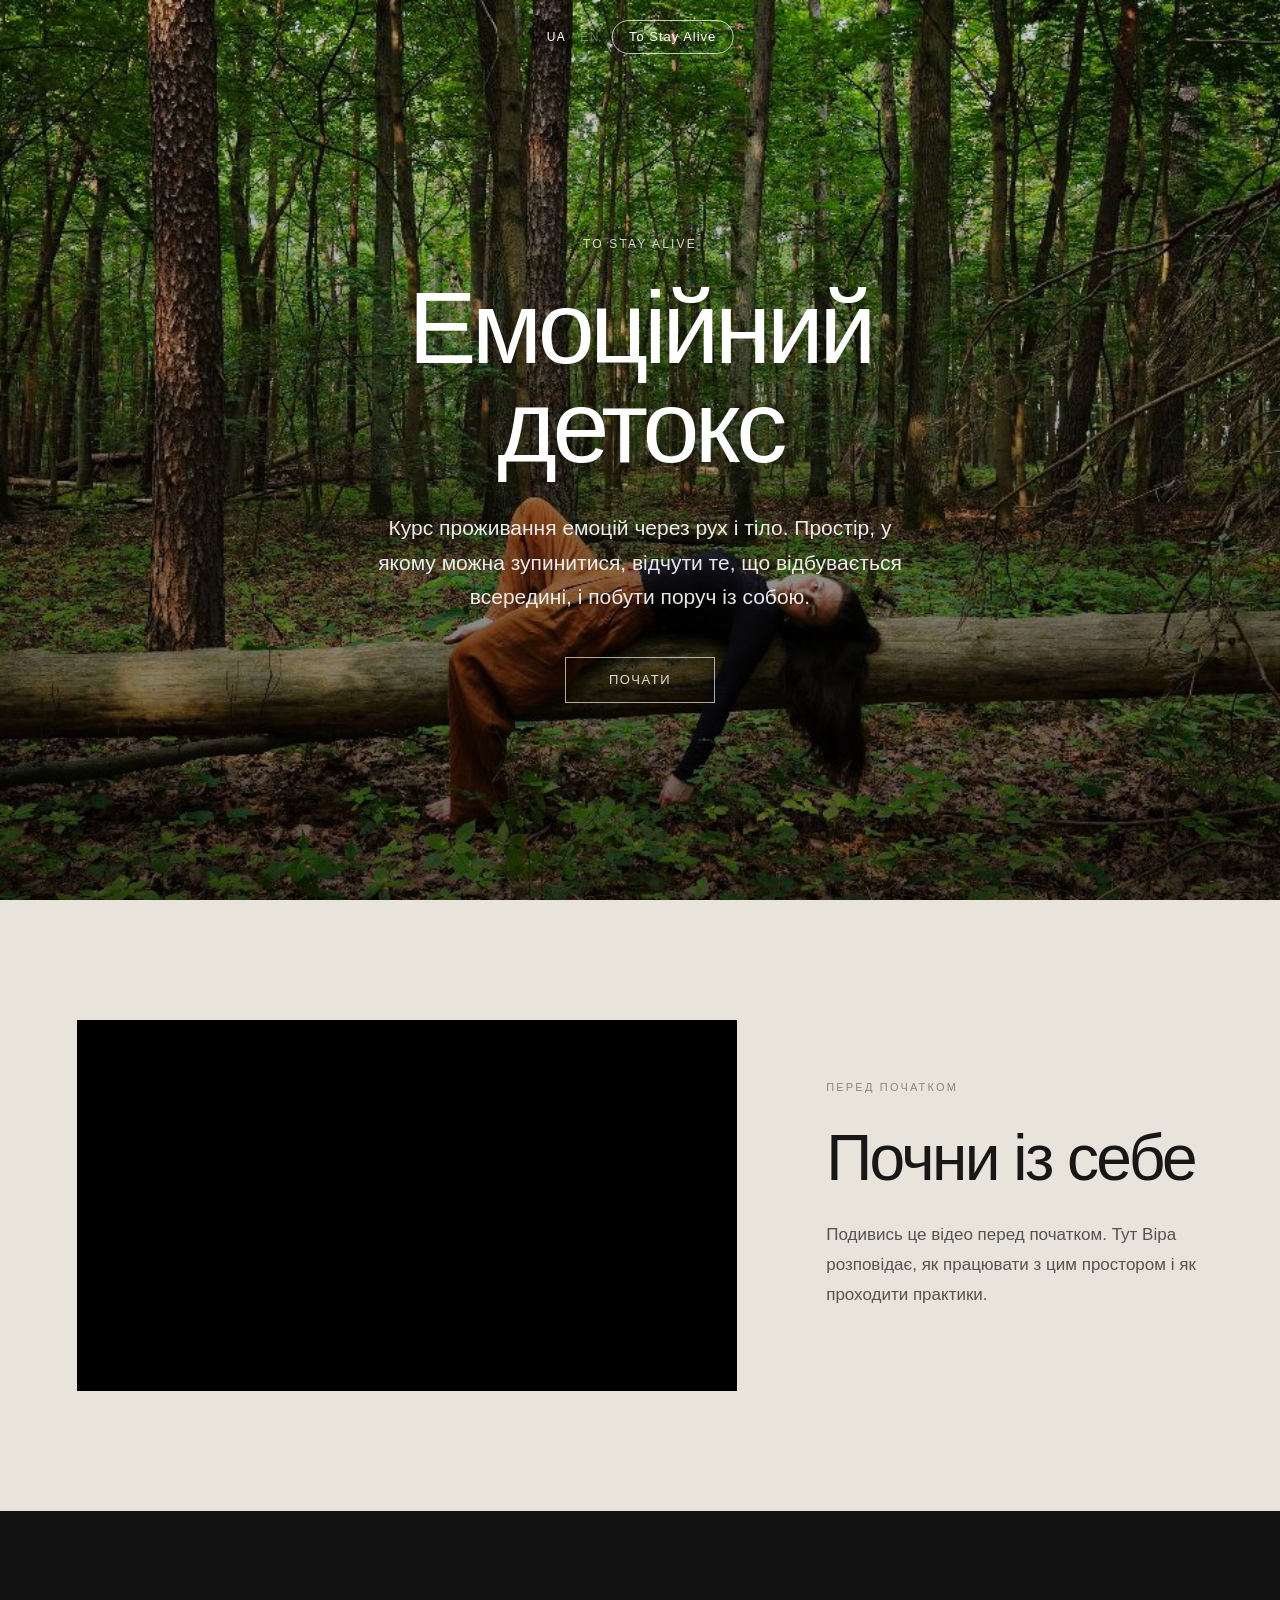
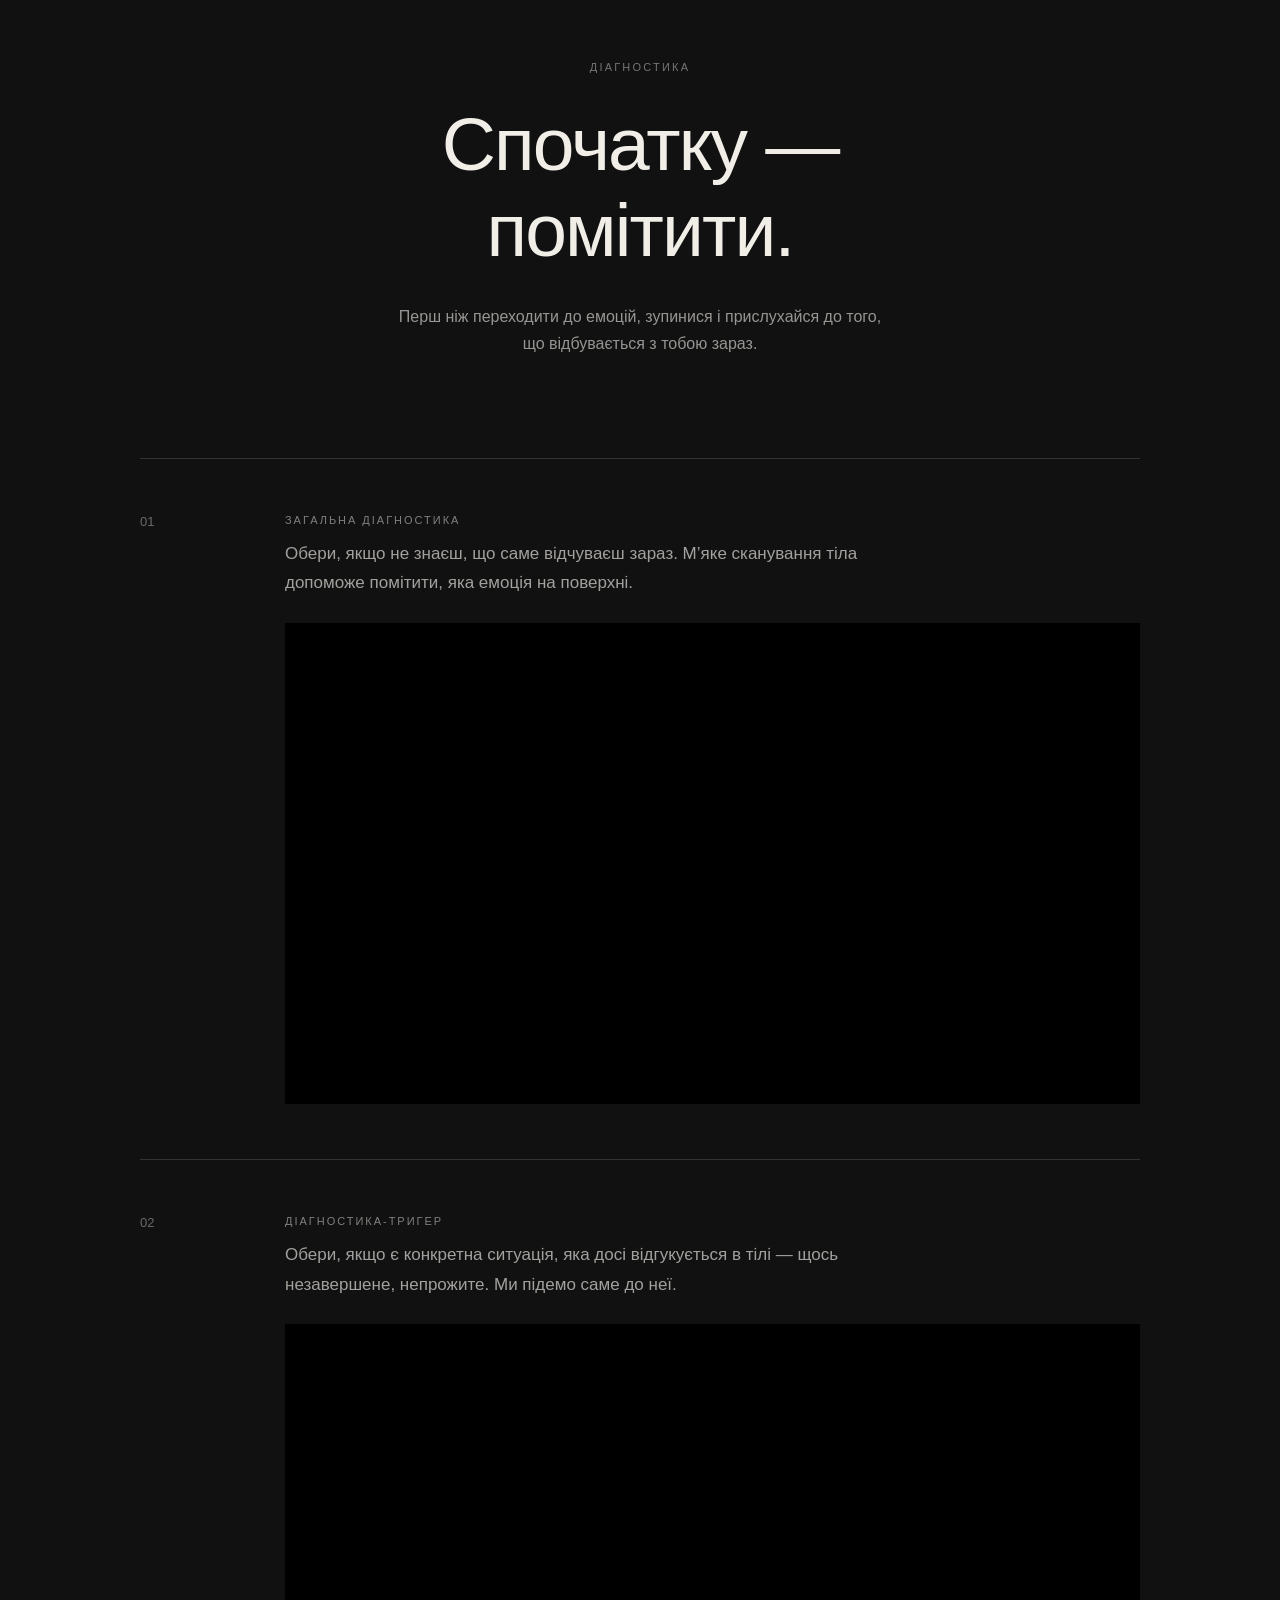
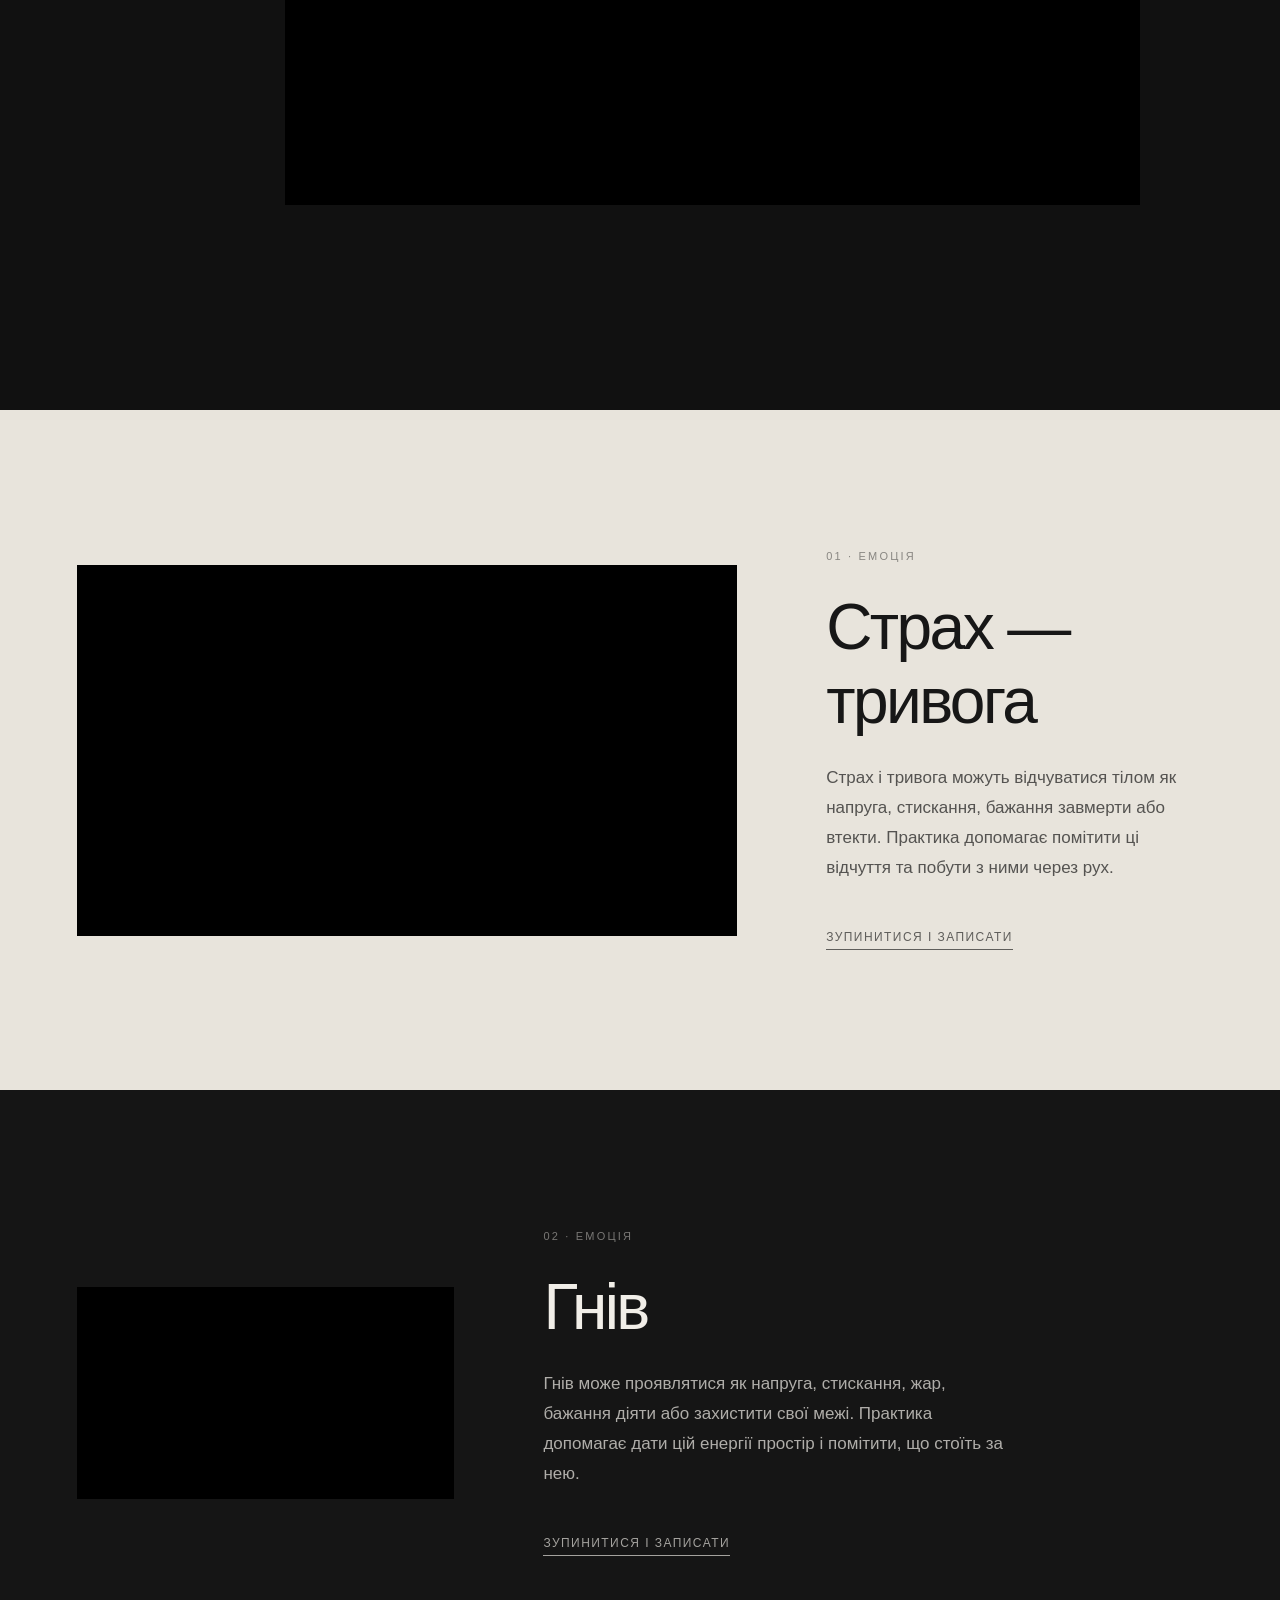
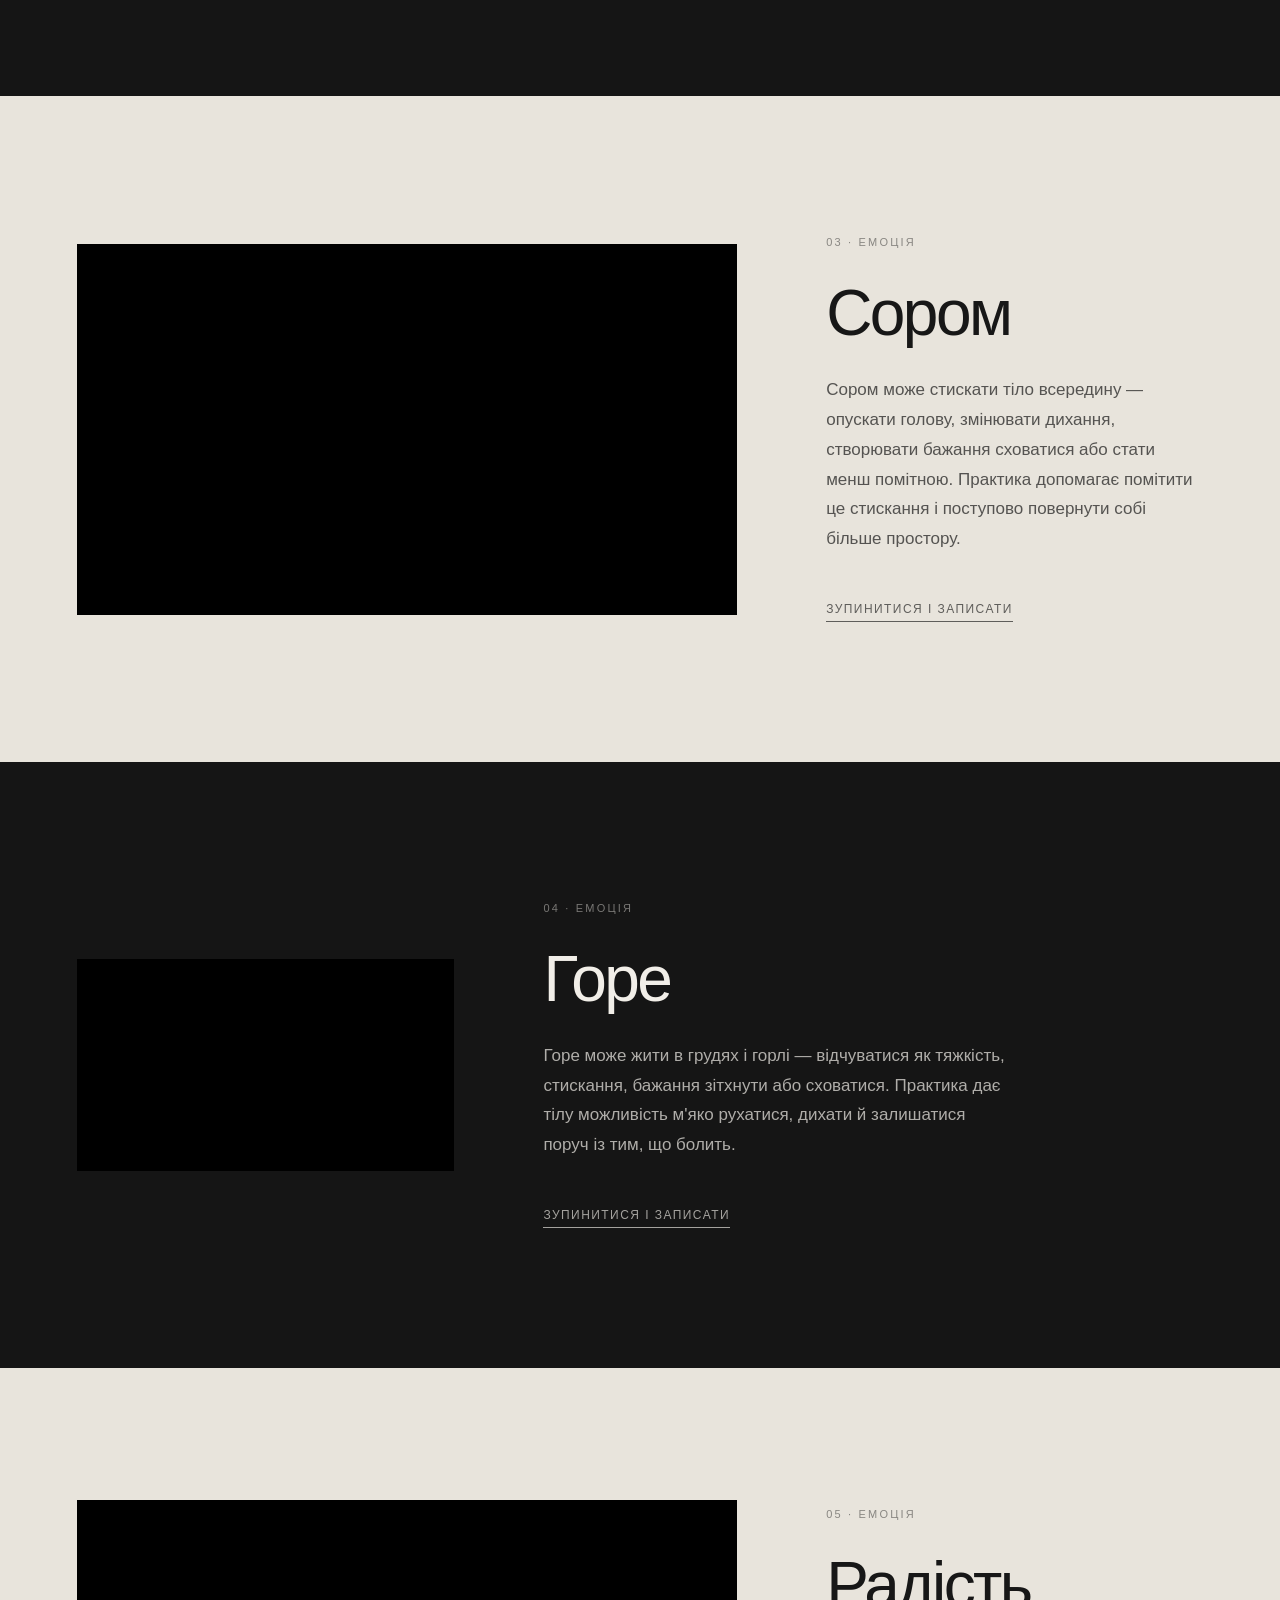
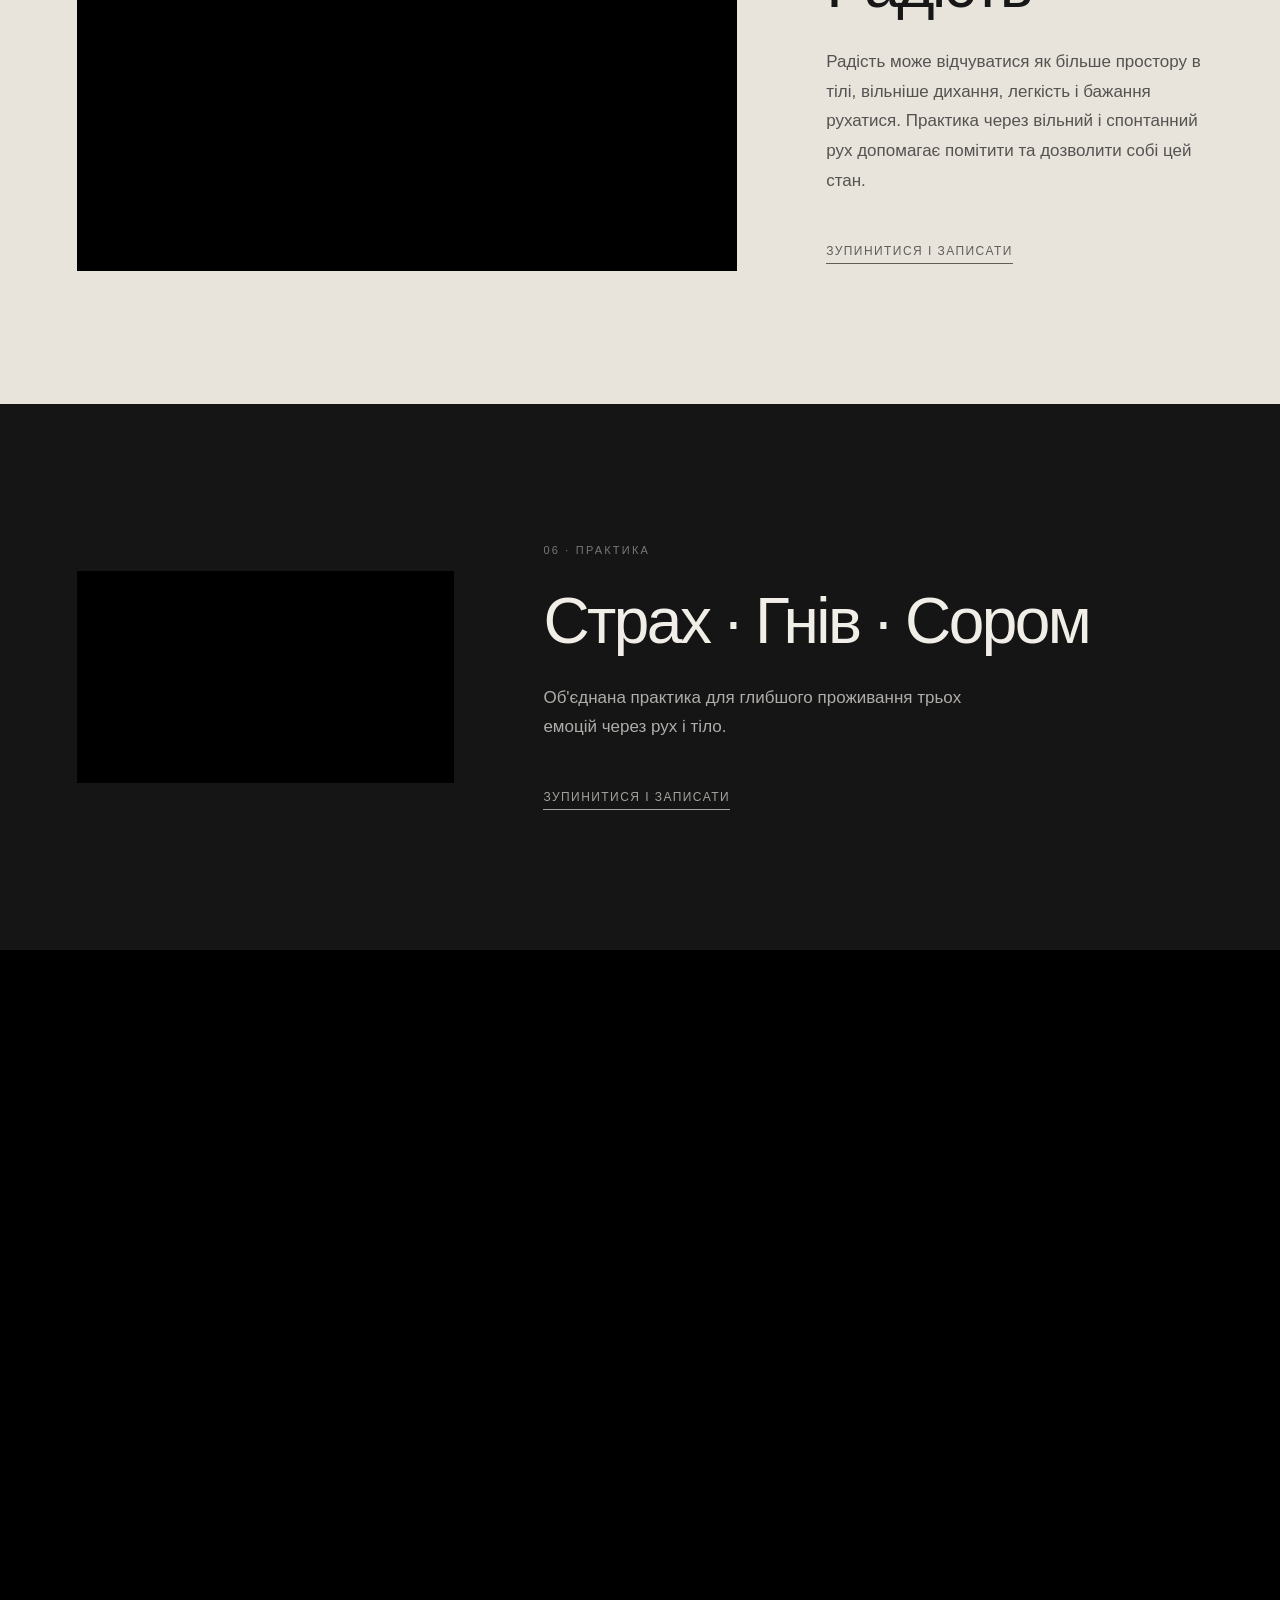
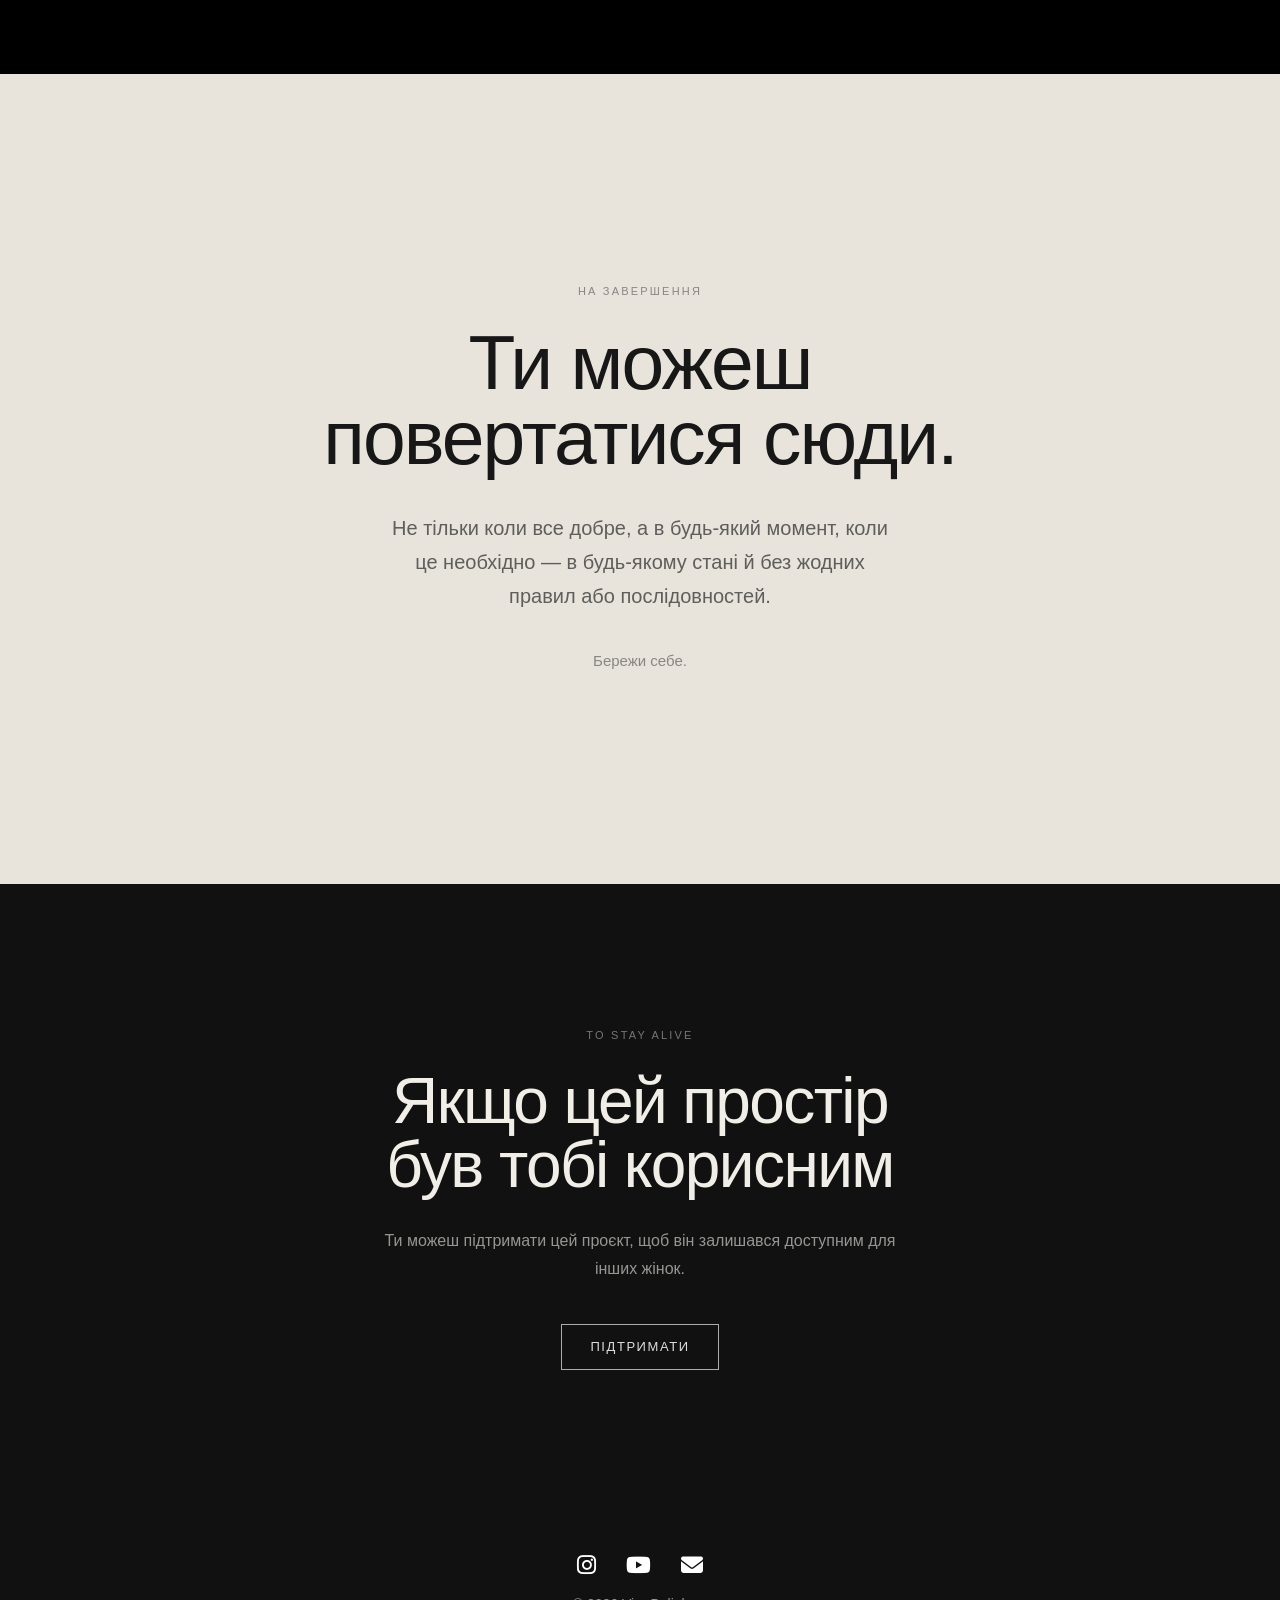
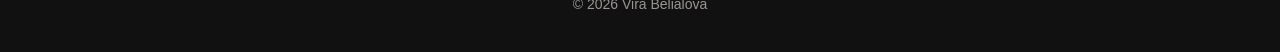
<file: emotions1.html>
<!DOCTYPE html>
<html lang="uk">

<head>

  <meta charset="UTF-8">

  <meta
    name="viewport"
    content="width=device-width, initial-scale=1.0">

  <title>Емоційний детокс — Emotional Detox</title>

  <link
    rel="stylesheet"
    href="css/style.css">

  <link
    rel="stylesheet"
    href="css/emotions.css">

  <link
    rel="apple-touch-icon"
    href="/images/apple-touch-icon.png">

  <link
    rel="icon"
    type="image/png"
    sizes="32x32"
    href="/images/favicon-32x32.png">

  <link
    rel="icon"
    type="image/png"
    sizes="16x16"
    href="/images/favicon-16x16.png">

  <link
    rel="icon"
    href="/images/favicon.ico">

  <link
    rel="stylesheet"
    href="https://cdnjs.cloudflare.com/ajax/libs/font-awesome/6.5.2/css/all.min.css">

</head>


<body class="emotions-page">


<!-- =========================================================
     NAVIGATION
========================================================= -->

<nav class="main-nav emotions-nav">

  <div class="lang-switch">

    <span
      class="active"
      data-lang="uk"
      onclick="setLanguage('uk')">
      UA
    </span>

    <span>·</span>

    <span
      data-lang="en"
      onclick="setLanguage('en')">
      EN
    </span>

  </div>


  <a
    href="index.html"
    class="emotions-home-button">
    To Stay Alive
  </a>

</nav>



<!-- =========================================================
     UKRAINIAN
========================================================= -->

<main
  id="page-uk"
  class="language-page active">


  <!-- HERO -->

  <section class="emotion-hero">

    <div class="emotion-hero-image">

      <img
        src="images/emotions-hero.jpg"
        alt="Емоційний детокс">

    </div>


    <div class="emotion-hero-overlay"></div>


    <div class="emotion-hero-content fade-in">

      <span class="emotion-eyebrow">
        To Stay Alive
      </span>


      <h1>
        Емоційний<br>
        детокс
      </h1>


      <p>
        Курс проживання емоцій через рух і тіло.
        Простір, у якому можна зупинитися,
        відчути те, що відбувається всередині,
        і побути поруч із собою.
      </p>


      <a
        href="#intro-uk"
        class="emotion-button">
        Почати
      </a>

    </div>

  </section>



  <!-- INTRO -->

  <section
    class="emotion-video-section"
    id="intro-uk">

    <div class="emotion-video-container visible">

      <div class="emotion-video">

        <iframe
          src="https://www.youtube.com/embed/9es8H-iUbII?modestbranding=1&rel=0"
          title="Вступна частина — Емоційний детокс"
          loading="lazy"
          allow="accelerometer; autoplay; clipboard-write; encrypted-media; gyroscope; picture-in-picture; web-share"
          allowfullscreen>
        </iframe>

      </div>


      <div class="emotion-video-info">

        <span class="emotion-number">
          ПЕРЕД ПОЧАТКОМ
        </span>


        <h2>
          Почни із себе
        </h2>


        <p>
          Подивись це відео перед початком.
          Тут Віра розповідає, як працювати
          з цим простором і як проходити практики.
        </p>

      </div>

    </div>

  </section>



  <!-- DIAGNOSTICS -->

  <section class="emotion-journey">

    <div class="emotion-section-heading">

      <span class="emotion-number">
        ДІАГНОСТИКА
      </span>


      <h2>
        Спочатку — помітити.
      </h2>


      <p>
        Перш ніж переходити до емоцій,
        зупинися і прислухайся до того,
        що відбувається з тобою зараз.
      </p>

    </div>


    <div class="emotion-steps">


      <article class="emotion-step visible">

        <div class="emotion-step-number">
          01
        </div>


        <div class="emotion-step-content">

          <span>
            Загальна Діагностика
          </span>


          <p>
            Обери, якщо не знаєш, що саме відчуваєш зараз. М’яке сканування тіла допоможе помітити, яка емоція на поверхні.
          </p>


          <div class="emotion-video">

            <iframe
              src="https://www.youtube.com/embed/lxthpc0uVrY?modestbranding=1&rel=0"
              title="Діагностика 1"
              loading="lazy"
              allowfullscreen>
            </iframe>

          </div>

        </div>

      </article>



      <article class="emotion-step visible">

        <div class="emotion-step-number">
          02
        </div>


        <div class="emotion-step-content">

          <span>
            Діагностика-тригер
          </span>


          <p>
            Обери, якщо є конкретна ситуація, яка досі відгукується в тілі — щось незавершене, непрожите. Ми підемо саме до неї.
          </p>


          <div class="emotion-video">

            <iframe
              src="https://www.youtube.com/embed/dFPau69cO5Q?modestbranding=1&rel=0"
              title="Діагностика 2"
              loading="lazy"
              allowfullscreen>
            </iframe>

          </div>

        </div>

      </article>

    </div>

  </section>



  <!-- FEAR -->

  <section class="emotion-video-section">

    <div class="emotion-video-container">

      <div class="emotion-video">

        <iframe
          src="https://www.youtube.com/embed/xGLEsts89uA?modestbranding=1&rel=0"
          title="Страх — тривога"
          loading="lazy"
          allowfullscreen>
        </iframe>

      </div>


      <div class="emotion-video-info">

        <span class="emotion-number">
          01 · ЕМОЦІЯ
        </span>


        <h2>
          Страх — тривога
        </h2>


        <p>
          Страх і тривога можуть відчуватися тілом
          як напруга, стискання, бажання завмерти
          або втекти. Практика допомагає помітити
          ці відчуття та побути з ними через рух.
        </p>


        <button
          type="button"
          class="reflection-toggle"
          onclick="toggleReflection(this)">
          Зупинитися і записати
        </button>


        <div class="reflection-box">

          <p>
            Що ти помічаєш у собі зараз?
          </p>


          <textarea
            placeholder="Кілька слів для себе..."></textarea>

        </div>

      </div>

    </div>

  </section>



  <!-- ANGER -->

  <section class="emotion-video-section emotion-video-dark">

    <div class="emotion-video-container reverse">

      <div class="emotion-video">

        <iframe
          src="https://www.youtube.com/embed/i1LCmdo0Qpw?modestbranding=1&rel=0"
          title="Гнів"
          loading="lazy"
          allowfullscreen>
        </iframe>

      </div>


      <div class="emotion-video-info">

        <span class="emotion-number">
          02 · ЕМОЦІЯ
        </span>


        <h2>
          Гнів
        </h2>


        <p>
          Гнів може проявлятися як напруга,
          стискання, жар, бажання діяти або захистити
          свої межі. Практика допомагає дати цій енергії
          простір і помітити, що стоїть за нею.
        </p>


        <button
          type="button"
          class="reflection-toggle"
          onclick="toggleReflection(this)">
          Зупинитися і записати
        </button>


        <div class="reflection-box">

          <p>
            Що хоче сказати твій гнів?
          </p>


          <textarea
            placeholder="Кілька слів для себе..."></textarea>

        </div>

      </div>

    </div>

  </section>



  <!-- SHAME -->

  <section class="emotion-video-section">

    <div class="emotion-video-container">

      <div class="emotion-video">

        <iframe
          src="https://www.youtube.com/embed/QT0Ize2L8UE?modestbranding=1&rel=0"
          title="Сором"
          loading="lazy"
          allowfullscreen>
        </iframe>

      </div>


      <div class="emotion-video-info">

        <span class="emotion-number">
          03 · ЕМОЦІЯ
        </span>


        <h2>
          Сором
        </h2>


        <p>
          Сором може стискати тіло всередину —
          опускати голову, змінювати дихання,
          створювати бажання сховатися або стати менш помітною.
          Практика допомагає помітити це стискання
          і поступово повернути собі більше простору.
        </p>


        <button
          type="button"
          class="reflection-toggle"
          onclick="toggleReflection(this)">
          Зупинитися і записати
        </button>


        <div class="reflection-box">

          <p>
            Що відбувається всередині тебе?
          </p>


          <textarea
            placeholder="Кілька слів для себе..."></textarea>

        </div>

      </div>

    </div>

  </section>



  <!-- GRIEF -->

  <section class="emotion-video-section emotion-video-dark">

    <div class="emotion-video-container reverse">

      <div class="emotion-video">

        <iframe
          src="https://www.youtube.com/embed/eyhvzRlIT9U?modestbranding=1&rel=0"
          title="Горе"
          loading="lazy"
          allowfullscreen>
        </iframe>

      </div>


      <div class="emotion-video-info">

        <span class="emotion-number">
          04 · ЕМОЦІЯ
        </span>


        <h2>
          Горе
        </h2>


        <p>
          Горе може жити в грудях і горлі —
          відчуватися як тяжкість, стискання,
          бажання зітхнути або сховатися.
          Практика дає тілу можливість м'яко рухатися,
          дихати й залишатися поруч із тим, що болить.
        </p>


        <button
          type="button"
          class="reflection-toggle"
          onclick="toggleReflection(this)">
          Зупинитися і записати
        </button>


        <div class="reflection-box">

          <p>
            Що ти хочеш дозволити собі прожити?
          </p>


          <textarea
            placeholder="Кілька слів для себе..."></textarea>

        </div>

      </div>

    </div>

  </section>



  <!-- JOY -->

  <section class="emotion-video-section">

    <div class="emotion-video-container">

      <div class="emotion-video">

        <iframe
          src="https://www.youtube.com/embed/jTDl2qSixjk?modestbranding=1&rel=0"
          title="Радість"
          loading="lazy"
          allowfullscreen>
        </iframe>

      </div>


      <div class="emotion-video-info">

        <span class="emotion-number">
          05 · ЕМОЦІЯ
        </span>


        <h2>
          Радість
        </h2>


        <p>
          Радість може відчуватися як більше простору
          в тілі, вільніше дихання, легкість і бажання рухатися.
          Практика через вільний і спонтанний рух
          допомагає помітити та дозволити собі цей стан.
        </p>


        <button
          type="button"
          class="reflection-toggle"
          onclick="toggleReflection(this)">
          Зупинитися і записати
        </button>


        <div class="reflection-box">

          <p>
            Де ти відчуваєш радість у своєму тілі?
          </p>


          <textarea
            placeholder="Кілька слів для себе..."></textarea>

        </div>

      </div>

    </div>

  </section>



  <!-- THREE EMOTIONS -->

  <section class="emotion-video-section emotion-video-dark">

    <div class="emotion-video-container reverse">

      <div class="emotion-video">

        <iframe
          src="https://www.youtube.com/embed/d5rJlG49yBM?modestbranding=1&rel=0"
          title="Страх · Гнів · Сором"
          loading="lazy"
          allowfullscreen>
        </iframe>

      </div>


      <div class="emotion-video-info">

        <span class="emotion-number">
          06 · ПРАКТИКА
        </span>


        <h2>
          Страх · Гнів · Сором
        </h2>


        <p>
          Об'єднана практика для глибшого проживання
          трьох емоцій через рух і тіло.
        </p>


        <button
          type="button"
          class="reflection-toggle"
          onclick="toggleReflection(this)">
          Зупинитися і записати
        </button>


        <div class="reflection-box">

          <p>
            Що змінилося у твоєму стані?
          </p>


          <textarea
            placeholder="Кілька слів для себе..."></textarea>

        </div>

      </div>

    </div>

  </section>



  <!-- FINAL MEDITATION -->

  <section class="emotion-video-full">

    <div class="emotion-video-full-wrapper">

      <iframe
        src="https://www.youtube.com/embed/OehWZRHWod8?modestbranding=1&rel=0"
        title="Завершальна медитація"
        loading="lazy"
        allowfullscreen>
      </iframe>

    </div>

  </section>



  <!-- ENDING -->

  <section class="emotion-ending">

    <div class="emotion-ending-content">

      <span class="emotion-number">
        НА ЗАВЕРШЕННЯ
      </span>


      <h2>
        Ти можеш<br>
        повертатися сюди.
      </h2>


      <p>
        Не тільки коли все добре,
        а в будь-який момент, коли це необхідно —
        в будь-якому стані й без жодних правил
        або послідовностей.
      </p>


      <p class="emotion-ending-small">
        Бережи себе.
      </p>

    </div>

  </section>



  <!-- SUPPORT -->

  <section class="emotion-support">

    <div class="emotion-support-content">

      <span class="emotion-number">
        TO STAY ALIVE
      </span>


      <h2>
        Якщо цей простір<br>
        був тобі корисним
      </h2>


      <p>
        Ти можеш підтримати цей проєкт,
        щоб він залишався доступним
        для інших жінок.
      </p>


      <button
        type="button"
        class="emotion-button"
        id="emotionsDonateBtn">

        Підтримати

      </button>

    </div>

  </section>


</main>



<!-- =========================================================
     ENGLISH
========================================================= -->

<main
  id="page-en"
  class="language-page">


  <!-- HERO -->

  <section class="emotion-hero">

    <div class="emotion-hero-image">

      <img
        src="images/emotions-hero.jpg"
        alt="Emotional Detox">

    </div>


    <div class="emotion-hero-overlay"></div>


    <div class="emotion-hero-content fade-in">

      <span class="emotion-eyebrow">
        To Stay Alive
      </span>


      <h1>
        Emotional<br>
        Detox
      </h1>


      <p>
        A movement-based course for processing emotions.
        A quiet space to slow down,
        notice what is happening inside,
        and stay with yourself.
      </p>


      <a
        href="#intro-en"
        class="emotion-button">
        Begin
      </a>

    </div>

  </section>



  <!-- INTRO -->

  <section
    class="emotion-video-section"
    id="intro-en">

    <div class="emotion-video-container visible">

      <div class="emotion-video">

        <iframe
          src="https://www.youtube.com/embed/UPxPCXpuX54?modestbranding=1&rel=0"
          title="Introduction — Emotional Detox"
          loading="lazy"
          allowfullscreen>
        </iframe>

      </div>


      <div class="emotion-video-info">

        <span class="emotion-number">
          BEFORE YOU BEGIN
        </span>


        <h2>
          Start with yourself
        </h2>


        <p>
          Watch this introduction before you begin.
          Vera will guide you through the space
          and explain how to work with the practices.
        </p>

      </div>

    </div>

  </section>



  <!-- DIAGNOSTICS -->

  <section class="emotion-journey">

    <div class="emotion-section-heading">

      <span class="emotion-number">
        DIAGNOSTICS
      </span>


      <h2>
        First — notice.
      </h2>


      <p>
        Before moving into the emotions,
        pause and notice what is happening
        inside you right now.
      </p>

    </div>


    <div class="emotion-steps">

      <article class="emotion-step visible">

        <div class="emotion-step-number">
          01
        </div>


        <div class="emotion-step-content">

          <span>
            Open diagnostic
          </span>


          <p>
            Choose this if you’re not sure what you’re feeling right now. A gentle body scan will help notice which emotion is closest to the surface.
          </p>


          <div class="emotion-video">

            <iframe
              src="https://www.youtube.com/embed/MCTmSelHE_M?modestbranding=1&rel=0"
              title="Diagnostic 1"
              loading="lazy"
              allowfullscreen>
            </iframe>

          </div>

        </div>

      </article>


      <article class="emotion-step visible">

        <div class="emotion-step-number">
          02
        </div>


        <div class="emotion-step-content">

          <span>
            Trigger diagnostic
          </span>


          <p>
            Choose this if there’s a specific situation still echoing in your body — something unfinished. We’ll go straight to that.
          </p>


          <div class="emotion-video">

            <iframe
              src="https://www.youtube.com/embed/0-iWEACOSRg?modestbranding=1&rel=0"
              title="Diagnostic 2"
              loading="lazy"
              allowfullscreen>
            </iframe>

          </div>

        </div>

      </article>

    </div>

  </section>



  <!-- FEAR -->

  <section class="emotion-video-section">

    <div class="emotion-video-container">

      <div class="emotion-video">

        <iframe
          src="https://www.youtube.com/embed/5UyP_F-0yXs?modestbranding=1&rel=0"
          title="Fear"
          loading="lazy"
          allowfullscreen>
        </iframe>

      </div>


      <div class="emotion-video-info">

        <span class="emotion-number">
          01 · EMOTION
        </span>


        <h2>
          Fear
        </h2>


        <p>
          Fear and anxiety can be felt in the body
          as tension, contraction, stillness,
          or the urge to move away.
          This practice invites you to notice
          these sensations through movement.
        </p>


        <button
          type="button"
          class="reflection-toggle"
          onclick="toggleReflection(this)">
          Pause & reflect
        </button>


        <div class="reflection-box">

          <p>
            What do you notice in yourself right now?
          </p>


          <textarea
            placeholder="A few words for yourself..."></textarea>

        </div>

      </div>

    </div>

  </section>



  <!-- ANGER -->

  <section class="emotion-video-section emotion-video-dark">

    <div class="emotion-video-container reverse">

      <div class="emotion-video">

        <iframe
          src="https://www.youtube.com/embed/4ALZcuwLGPo?modestbranding=1&rel=0"
          title="Anger"
          loading="lazy"
          allowfullscreen>
        </iframe>

      </div>


      <div class="emotion-video-info">

        <span class="emotion-number">
          02 · EMOTION
        </span>


        <h2>
          Anger
        </h2>


        <p>
          Anger can appear as tension, heat,
          contraction, the need to act,
          or the need to protect your boundaries.
          This practice gives that energy space
          and invites you to notice what lies beneath it.
        </p>


        <button
          type="button"
          class="reflection-toggle"
          onclick="toggleReflection(this)">
          Pause & reflect
        </button>


        <div class="reflection-box">

          <p>
            What does your anger want to say?
          </p>


          <textarea
            placeholder="A few words for yourself..."></textarea>

        </div>

      </div>

    </div>

  </section>



  <!-- SHAME -->

  <section class="emotion-video-section">

    <div class="emotion-video-container">

      <div class="emotion-video">

        <iframe
          src="https://www.youtube.com/embed/zcDHckG3BnA?modestbranding=1&rel=0"
          title="Shame"
          loading="lazy"
          allowfullscreen>
        </iframe>

      </div>


      <div class="emotion-video-info">

        <span class="emotion-number">
          03 · EMOTION
        </span>


        <h2>
          Shame
        </h2>


        <p>
          Shame can make the body contract inward —
          lowering the head, changing the breath,
          creating the urge to hide or become smaller.
          This practice helps you notice that contraction
          and gradually create more space.
        </p>


        <button
          type="button"
          class="reflection-toggle"
          onclick="toggleReflection(this)">
          Pause & reflect
        </button>


        <div class="reflection-box">

          <p>
            What is happening inside you?
          </p>


          <textarea
            placeholder="A few words for yourself..."></textarea>

        </div>

      </div>

    </div>

  </section>



  <!-- GRIEF -->

  <section class="emotion-video-section emotion-video-dark">

    <div class="emotion-video-container reverse">

      <div class="emotion-video">

        <iframe
          src="https://www.youtube.com/embed/Dup5n1ddhPY?modestbranding=1&rel=0"
          title="Grief"
          loading="lazy"
          allowfullscreen>
        </iframe>

      </div>


      <div class="emotion-video-info">

        <span class="emotion-number">
          04 · EMOTION
        </span>


        <h2>
          Grief
        </h2>


        <p>
          Grief can be felt in the chest and throat —
          as heaviness, tightness, or the desire to sigh.
          This practice gives the body space to move,
          breathe, and stay close to what hurts.
        </p>


        <button
          type="button"
          class="reflection-toggle"
          onclick="toggleReflection(this)">
          Pause & reflect
        </button>


        <div class="reflection-box">

          <p>
            What would you like to allow yourself to feel?
          </p>


          <textarea
            placeholder="A few words for yourself..."></textarea>

        </div>

      </div>

    </div>

  </section>



  <!-- JOY -->

  <section class="emotion-video-section">

    <div class="emotion-video-container">

      <div class="emotion-video">

        <iframe
          src="https://www.youtube.com/embed/8VbHXGXDVm8?modestbranding=1&rel=0"
          title="Joy"
          loading="lazy"
          allowfullscreen>
        </iframe>

      </div>


      <div class="emotion-video-info">

        <span class="emotion-number">
          05 · EMOTION
        </span>


        <h2>
          Joy
        </h2>


        <p>
          Joy can feel like more space in the body,
          freer breathing, lightness, and a desire to move.
          Through free and spontaneous movement,
          this practice invites you to notice
          and allow that experience.
        </p>


        <button
          type="button"
          class="reflection-toggle"
          onclick="toggleReflection(this)">
          Pause & reflect
        </button>


        <div class="reflection-box">

          <p>
            Where do you feel joy in your body?
          </p>


          <textarea
            placeholder="A few words for yourself..."></textarea>

        </div>

      </div>

    </div>

  </section>



  <!-- FINAL MEDITATION -->

  <section class="emotion-video-full">

    <div class="emotion-video-full-wrapper">

      <iframe
        src="https://www.youtube.com/embed/ATEfmNPqHtM?modestbranding=1&rel=0"
        title="Final meditation"
        loading="lazy"
        allowfullscreen>
      </iframe>

    </div>

  </section>



  <!-- ENDING -->

  <section class="emotion-ending">

    <div class="emotion-ending-content">

      <span class="emotion-number">
        TO FINISH
      </span>


      <h2>
        You can<br>
        come back here.
      </h2>


      <p>
        Not only when everything is fine,
        but whenever you need it —
        in any state and without
        any rules or sequence.
      </p>


      <p class="emotion-ending-small">
        Take care of yourself.
      </p>

    </div>

  </section>



  <!-- SUPPORT -->

  <section class="emotion-support">

    <div class="emotion-support-content">

      <span class="emotion-number">
        TO STAY ALIVE
      </span>


      <h2>
        If this space<br>
        was helpful to you
      </h2>


      <p>
        You can support this project
        and help keep it available
        for other women.
      </p>


      <button
        type="button"
        class="emotion-button"
        id="emotionsDonateBtnEn">

        Support

      </button>

    </div>

  </section>


</main>



<!-- =========================================================
     DONATION MODAL
========================================================= -->

<div
  id="donateModal"
  class="donate-modal"
  role="dialog"
  aria-modal="true"
  aria-label="Donation information">


  <div class="donate-modal-content">


    <span
      id="closeModal"
      class="close-modal"
      aria-label="Close donation window"
      role="button"
      tabindex="0">

      &times;

    </span>


    <h2>
      Support the Project
    </h2>


    <!-- TABS -->

    <div class="donate-tabs">

      <button
        type="button"
        class="tab-btn active"
        data-tab="paypal">

        PayPal

      </button>


      <button
        type="button"
        class="tab-btn"
        data-tab="crypto">

        USDT

      </button>


      <button
        type="button"
        class="tab-btn"
        data-tab="card">

        Bank Card

      </button>

    </div>



    <!-- PAYPAL -->

    <div
      class="tab-content active"
      id="paypal">

      <a
        href="https://paypal.me/ViraBelialova"
        target="_blank"
        rel="noopener noreferrer"
        class="donate-link">

        Donate via PayPal

      </a>


      <p class="donation-note">

        You can pay with PayPal account or card.

      </p>

    </div>



    <!-- USDT -->

    <div
      class="tab-content"
      id="crypto">


      <div class="qr-copy">

        <img
          src="images/qr-usdt.JPG"
          alt="USDT QR code"
          class="donation-qr"
          loading="lazy">

      </div>


      <p
        class="donation-note wallet-address"
        id="walletAddress"
        style="display:none;">

        TLg3NrPEcMphcXSrAWVdmLc9QmAhAwKJ5G

      </p>


      <p class="donation-note">

        Make sure the network is TRC20.

      </p>


      <div class="donate-actions">

        <button
          type="button"
          id="copyWallet"
          class="copy-btn">

          Copy wallet

        </button>


        <button
          type="button"
          id="showWallet"
          class="show-wallet">

          Show wallet

        </button>

      </div>

    </div>



    <!-- BANK CARD / KO-FI -->

    <div
      class="tab-content"
      id="card">

      <p>
        Bank Card
      </p>


      <a
        href="https://ko-fi.com/virabelialova"
        target="_blank"
        rel="noopener noreferrer"
        class="donate-link minimal">

        Support on Ko-fi

      </a>

    </div>


  </div>

</div>

<footer>
  <div id="contacts" class="socials">
    <a href="https://www.instagram.com/veramandarin" target="_blank"><i class="fab fa-instagram"></i></a>
    <a href="https://www.youtube.com/@verabelialova" target="_blank"><i class="fab fa-youtube"></i></a>
    <a href="mailto:veramandarin@gmail.com"><i class="fas fa-envelope"></i></a>
  </div>
  <p style="margin-top:20px; font-size:14px; opacity:0.6;">© 2026 Vira Belialova</p>
</footer>



<!-- =========================================================
     JAVASCRIPT
========================================================= -->

<script>


/* =========================================================
   LANGUAGE
========================================================= */

function setLanguage(lang) {

  const uk =
    document.getElementById('page-uk');

  const en =
    document.getElementById('page-en');


  const buttons =
    document.querySelectorAll(
      '.lang-switch span[data-lang]'
    );


  if (lang === 'uk') {

    uk.style.display = 'block';

    en.style.display = 'none';

    document.documentElement.lang = 'uk';

  } else {

    uk.style.display = 'none';

    en.style.display = 'block';

    document.documentElement.lang = 'en';

  }


  buttons.forEach(button => {

    button.classList.toggle(
      'active',
      button.dataset.lang === lang
    );

  });


  window.scrollTo({
    top: 0,
    behavior: 'smooth'
  });

}



/* =========================================================
   REFLECTION
========================================================= */

function toggleReflection(button) {

  const box =
    button.nextElementSibling;


  if (!box) return;


  box.classList.toggle('open');

}



/* =========================================================
   SCROLL ANIMATIONS
========================================================= */

const fadeElements =
  document.querySelectorAll(
    '.fade-in, .emotion-step, .emotion-video-container, .emotion-ending-content, .emotion-support-content'
  );


const observer =
  new IntersectionObserver(
    entries => {

      entries.forEach(entry => {

        if (entry.isIntersecting) {

          entry.target.classList.add('visible');

          observer.unobserve(entry.target);

        }

      });

    },
    {
      threshold: 0.15
    }
  );


fadeElements.forEach(element => {

  observer.observe(element);

});



/* =========================================================
   DEFAULT LANGUAGE
========================================================= */

document.getElementById('page-en').style.display =
  'none';

document.getElementById('page-uk').style.display =
  'block';



/* =========================================================
   NAVIGATION — HIDE ON SCROLL
========================================================= */

const emotionsNav =
  document.querySelector('.emotions-nav');


let lastScrollY =
  window.scrollY;


window.addEventListener(
  'scroll',
  () => {

    if (!emotionsNav) return;


    const currentScrollY =
      window.scrollY;


    if (
      currentScrollY > lastScrollY &&
      currentScrollY > 80
    ) {

      emotionsNav.classList.add(
        'nav-hidden'
      );

    } else {

      emotionsNav.classList.remove(
        'nav-hidden'
      );

    }


    lastScrollY =
      currentScrollY;

  },
  {
    passive: true
  }
);



/* =========================================================
   DONATION MODAL
========================================================= */

const emotionsDonateBtn =
  document.getElementById(
    'emotionsDonateBtn'
  );


const emotionsDonateBtnEn =
  document.getElementById(
    'emotionsDonateBtnEn'
  );


const donateModal =
  document.getElementById(
    'donateModal'
  );


const closeModal =
  document.getElementById(
    'closeModal'
  );



/* OPEN */

function openDonationModal() {

  if (!donateModal) return;


  donateModal.classList.add(
    'active'
  );


  document.body.classList.add(
    'modal-open'
  );

}



/* CLOSE */

function closeDonationModal() {

  if (!donateModal) return;


  donateModal.classList.remove(
    'active'
  );


  document.body.classList.remove(
    'modal-open'
  );

}



/* UK */

if (emotionsDonateBtn) {

  emotionsDonateBtn.addEventListener(
    'click',
    openDonationModal
  );

}



/* EN */

if (emotionsDonateBtnEn) {

  emotionsDonateBtnEn.addEventListener(
    'click',
    openDonationModal
  );

}



/* CLOSE */

if (closeModal) {

  closeModal.addEventListener(
    'click',
    closeDonationModal
  );


  closeModal.addEventListener(
    'keydown',
    function(event) {

      if (
        event.key === 'Enter' ||
        event.key === ' '
      ) {

        event.preventDefault();

        closeDonationModal();

      }

    }
  );

}



/* CLICK OUTSIDE */

if (donateModal) {

  donateModal.addEventListener(
    'click',
    function(event) {

      if (
        event.target === donateModal
      ) {

        closeDonationModal();

      }

    }
  );

}



/* ESC */

document.addEventListener(
  'keydown',
  function(event) {

    if (
      event.key === 'Escape' &&
      donateModal &&
      donateModal.classList.contains('active')
    ) {

      closeDonationModal();

    }

  }
);



/* =========================================================
   DONATION TABS
========================================================= */

const donationTabs =
  document.querySelectorAll(
    '.donate-tabs .tab-btn'
  );


const donationContents =
  document.querySelectorAll(
    '.donate-modal .tab-content'
  );


donationTabs.forEach(tab => {

  tab.addEventListener(
    'click',
    function() {

      const target =
        this.dataset.tab;


      donationTabs.forEach(button => {

        button.classList.remove(
          'active'
        );

      });


      donationContents.forEach(content => {

        content.classList.remove(
          'active'
        );

      });


      this.classList.add(
        'active'
      );


      const targetContent =
        document.getElementById(
          target
        );


      if (targetContent) {

        targetContent.classList.add(
          'active'
        );

      }

    }
  );

});



/* =========================================================
   COPY USDT
========================================================= */

const copyWallet =
  document.getElementById(
    'copyWallet'
  );


const walletAddress =
  document.getElementById(
    'walletAddress'
  );


if (
  copyWallet &&
  walletAddress
) {

  copyWallet.addEventListener(
    'click',
    async function() {

      const wallet =
        walletAddress.textContent.trim();


      try {

        await navigator.clipboard.writeText(
          wallet
        );


        const originalText =
          copyWallet.textContent;


        copyWallet.textContent =
          'Copied!';


        setTimeout(
          () => {

            copyWallet.textContent =
              originalText;

          },
          2000
        );


      } catch (error) {

        const range =
          document.createRange();


        range.selectNodeContents(
          walletAddress
        );


        const selection =
          window.getSelection();


        selection.removeAllRanges();

        selection.addRange(range);


        copyWallet.textContent =
          'Select & copy';

      }

    }
  );

}



/* =========================================================
   SHOW / HIDE WALLET
========================================================= */

const showWallet =
  document.getElementById(
    'showWallet'
  );


if (
  showWallet &&
  walletAddress
) {

  showWallet.addEventListener(
    'click',
    function() {

      if (
        walletAddress.style.display === 'none' ||
        walletAddress.style.display === ''
      ) {

        walletAddress.style.display =
          'block';


        showWallet.textContent =
          'Hide wallet';

      } else {

        walletAddress.style.display =
          'none';


        showWallet.textContent =
          'Show wallet';

      }

    }
  );

}


</script>


</body>

</html>
</file>
<file: css/style.css>
/* =========================
   BASE
========================= */
* {
  margin: 0;
  padding: 0;
  box-sizing: border-box;
  font-family: 'Garet', sans-serif;
}

body {
  background: #000;
  color: #fff;
  overflow-x: hidden;
}

.main-nav {
  position: fixed;
  top: 20px;
  left: 50%;
  transform: translateX(-50%);
  z-index: 1000;
  text-align: center;

  display: flex;
  justify-content: center;
  align-items: center;
  gap: 12px; 
}

.support-section {
  scroll-margin-top: 160px;
}


/* =========================
    language support
========================= */
.lang-switch {
  font-size: 12px;
  letter-spacing: 1.5px;
}

.lang-switch span{
  cursor:pointer;
  opacity:0.35;
  transition:opacity 0.4s ease;
}

.lang-switch span:hover{
  opacity:0.7;
}

.lang-switch .active{
  opacity:1;
}

@media (max-width: 768px){
  .main-nav {
    display: flex;
    align-items: center;
    flex-direction: row;
    gap: 12px;
  }
}

@media (max-width: 768px){
  .lang-switch{
    font-size: 11px;
  }
}



/* =========================
   SHE SUPPORT
========================= */
.she-support{
  margin-top:40px;
  text-align:center;
}

.she-support-btn{
  display:inline-block;
  font-size:14px;
  letter-spacing:1px;
  text-transform:uppercase;
  color:#fff;
  text-decoration:none;
  opacity:0.6;
  transition:opacity 0.3s ease;
}

.she-support-btn:hover{
  opacity:1;
}


/* =========================
   THANK PHOTO (TITLE ONLY)
========================= */
.thank-photo {
  position: relative;
}

/* =========================
   THANK TEXT SECTION (SEPARATE)
========================= */
.thank-text-section {
  background: #000;
  padding: 80px 0;
}

.thank-text {
  max-width: 650px;
  margin: 0 auto;
  padding: 0 24px;

  text-align: center;
  line-height: 1.8;
  font-size: 16px;
  color: #fff;

  opacity: 1;
  transform: translateY(20px);
  transition: opacity 1s ease, transform 1s ease;
}

/* fade-in */
.thank-text.visible {
  opacity: 0.9;
  transform: translateY(0);
}

/* MOBILE */
@media (max-width: 768px) {
  .thank-text {
    max-width: 88%;
    font-size: 15px;
    line-height: 1.7;
    padding: 0 12px;
  }

  .thank-text-section {
    padding: 60px 0;
  }
  .section {
  min-height: auto;
  height: auto;
   }
}

@media (max-width: 768px) {
  .video-text-section {
    padding: 50px 6%;
  }
}




/* =========================
  BACK TO TOP BUTTON
========================= */
#backToTop {
  position: fixed;
  bottom: 26px;
  right: 26px;
  width: 36px;
  height: 36px;

  border: 1px solid rgba(255,255,255,0.4);
  background: transparent;
  color: #fff;

  border-radius: 50%;
  font-size: 14px;
  font-weight: 300;

  cursor: pointer;

  opacity: 0;
  pointer-events: none;

  transition: opacity 0.4s ease,
              transform 0.4s ease,
              background 0.3s ease,
              border-color 0.3s ease;
}

/* hover — как у навигации */
#backToTop:hover {
  background: #fff;
  color: #000;
  border-color: #fff;
  transform: translateY(-2px);
}

#backToTop.show {
  opacity: 0.7;
  pointer-events: auto;
}

#backToTop.show:hover {
  opacity: 1;
}




/* =========================
 PAGE PRESENCE VIDEO
========================= */
.presence-video {
  width: 100%;
  height: 100vh;
  display: flex;
  justify-content: center;
  align-items: center;
  overflow: hidden;
}

.presence-video video {
  max-width: 100%;
  max-height: 100%;
  object-fit: contain;
  display: block;
}


/* =========================
 PAGE PRESENCE
========================= */
/* PRESENCE LAYOUT */
.presence-content {
  background: #000;
  overflow: hidden;
  transition: max-height 0.6s ease;
}

/* основной контейнер */
.presence-content > div {
  max-width: 800px;
  margin-left: 12%;
  margin-right: auto;
  padding: 160px 0 120px;
}

/* отступы между секциями */
.presence-content h2 {
  margin-top: 100px;
  margin-bottom: 30px;
  font-weight: 500;
  letter-spacing: 1px;
}

.presence-content h2:first-of-type {
  margin-top: 0;
}

.presence-content p {
  line-height: 1.9;
  margin-bottom: 40px;
  font-size: 16px;
  max-width: 650px;
}

.presence-content.active {
  max-height: 1200px;
  display: block;
}

/* grid блоки */
.presence-grid {
  margin: 60px 0;
  max-width: 650px;
}

/* --- MOBILE --- */
@media (max-width: 900px) {
  .presence-content > div {
    margin: 0 auto;
    padding: 120px 8% 80px;
  }

  .presence-content p,
  .presence-grid {
    max-width: 100%;
  }
}

/* PRESENCE PHOTO */
.presence-visual {
  margin: 80px 0;
  width: 100%;
}

.presence-visual img {
  width: 100%;
  max-height: 600px;
  object-fit: cover;
  display: block;
  border-radius: 4px;
}

.qr-copy {
  cursor: pointer;
  display: inline-block;
}

/* CRYPTO COPY BUTTON */
.copy-btn,
.show-wallet {
  margin-top: 10px;
  padding: 8px 14px;
  border: 1px solid #fff;
  background: transparent;
  color: #fff;
  border-radius: 18px;
  font-size: 13px;
  cursor: pointer;
  transition: 0.2s;
  min-width: 140px;          
  text-align: center;
}

.copy-btn:hover,
.show-wallet:hover {
  background: rgba(255,255,255,0.15);
}

.copy-btn.copied {
  background: #fff;
  color: #000;
}
.tab-content {
  display: none;
  text-align: center;
}

.tab-content.active {
  display: block;
}
.donate-actions {
  display: flex;
  flex-direction: column;
  align-items: center;
  gap: 8px;
  margin-top: 10px;
}
.tab-content p {
  margin-bottom: 10px;
}




/* =========================
  NAVIGATION
========================= */
/* бургер */
.burger {
  display: none;
  background: transparent;
  border: 1px solid #fff;
  color: #fff;
  padding: 8px 14px;
  border-radius: 20px;
  font-size: 18px;
  cursor: pointer;
}


.nav-links {
  display: flex;
  gap: 6px;
}

.nav-links a {
  display: inline-block;
  padding: 8px 18px;
  border: 1px solid #fff;
  background: transparent;
  color: #fff;
  text-decoration: none;
  font-size: 13px;
  letter-spacing: 1px;
  border-radius: 20px;
  transition: all 0.4s ease;
}

.nav-links a:hover {
  background: #fff;
  color: #000;
}

.nav-links a,
.burger {
  outline: none;
}

/* ===== АДАПТИВ ===== */
@media (max-width: 768px) {

  .nav-links {
    display: none;
    flex-direction: column;
    gap: 8px;

    position: absolute;
    top: 60px; 
    left: 50%; 
    transform: translateX(-50%);
     
    align-items: center;
  }

  .nav-links.open {
    display: flex;
  }

  .nav-links a {
    width: 160px;
    text-align: center;

    background: rgba(0, 0, 0, 0.35);
    backdrop-filter: blur(10px);
    -webkit-backdrop-filter: blur(10px);

    border: 1px solid rgba(255,255,255,0.25);
    border-radius: 24px;
    padding: 10px 16px;

    transition: all 0.2s ease;
  }

  .nav-links a:active {
    background: rgba(255,255,255,0.12);
    border-color: rgba(255,255,255,0.6);
  }

  .burger {
    display: inline-block;
  }

}




/* =========================
   DONATION SECTION
========================= */
.support-section {
  padding: 140px 10%;
  text-align: center;
  background: #000;
}

.support-content {
  max-width: 700px;
  margin: 0 auto;
}

.support-content h2 {
  font-size: 36px;
  margin-bottom: 30px;
  font-weight: 300;
}

.support-content p {
  font-size: 18px;
  line-height: 1.7;
  opacity: 0.8;
  margin-bottom: 40px;
}

.donate-button {
  display: inline-block;
  padding: 14px 40px;
  border: 1px solid #fff;
  background: #000;
  color: #fff;
  text-decoration: none;
  font-size: 14px;
  letter-spacing: 2px;
  transition: all 0.4s ease;
}

.donate-button:hover {
  background: #fff;
  color: #000;
}

/* MODAL BACKDROP */
.donate-modal {
  display: none;
  position: fixed;
  inset: 0;
  background: rgba(0,0,0,0.7);
  z-index: 999;
  align-items: center;
  justify-content: center;
}

/* CONTENT */
.donate-modal-content {
  background: #111;
  padding: 30px;
  border-radius: 10px;
  text-align: center;
  max-width: 420px;
  width: 90%;
  position: relative;
}

/* CLOSE */
.close-modal {
  position: absolute;
  top: 10px;
  right: 15px;
  font-size: 24px;
  cursor: pointer;
}

/* TABS */
.donate-tabs {
  display: flex;
  gap: 8px;
  justify-content: center;
  margin: 20px 0;
}

.tab-btn {
  padding: 8px 14px;
  border: 1px solid #fff;
  background: transparent;
  color: #fff;
  border-radius: 18px;
  font-size: 13px;
  cursor: pointer;
  transition: 0.2s ease;
}

.tab-btn.active {
  background: #fff;
  color: #000;
}

.tab-btn:not(.active):hover {
  background: rgba(255,255,255,0.15);
}

/* TAB CONTENT */
.tab-content {
  display: none;
  text-align: center;
}

.tab-content.active {
  display: block;
}

/* PAYPAL LINK */
.donate-link {
  display: inline-block;
  margin-top: 10px;
  padding: 10px 18px;
  border: 1px solid #fff;
  border-radius: 20px;
  text-decoration: none;
  color: #fff;
  transition: 0.2s;
}

.donate-link:hover {
  background: #fff;
  color: #000;
}

/* QR */
.donation-qr {
  width: 160px;
  height: 160px;
  object-fit: cover;
  margin: 15px auto;
  display: block;
}

.donation-note {
  font-size: 14px;
  opacity: 0.7;
}




/* =========================
   FULLSCREEN SECTIONS
========================= */
.section {
  position: relative;
  width: 100%;
  min-height: 100svh;
  height: 100svh;
  overflow: hidden;
}


.section img {
  width: 100%;
  height: 100%;
  object-fit: cover;
  display: block;
}

/* Overlay */
.overlay {
  position: absolute;
  inset: 0;
  background: rgba(0,0,0,0.45);
  transition: 0.5s ease;
  pointer-events: none;
}

.section:hover .overlay {
  background: rgba(0,0,0,0.25);
}


/* Hover (только для мышки) */
@media (hover: hover) and (pointer: fine) {
  .overlay {
    background: rgba(0,0,0,0.5);
  }

  .section:hover .overlay {
    background: rgba(0,0,0,0.25);
  }
}

/* =========================
   FADE-IN
========================= */
.fade-in {
  opacity: 0;
  transform: translateY(20px);
  transition: opacity 1.2s ease, transform 1.2s ease;
}

.fade-in.visible {
  opacity: 1;
  transform: translateY(0);
}

/* =========================
   TEXT OVER IMAGE
========================= */
.text-center {
  position: absolute;
  top: 50%;
  left: 50%;
  transform: translate(-50%, -50%);
  text-align: center;
  max-width: 80%;
  z-index: 2;
}

.text-center h1 {
  font-weight: 300;
  letter-spacing: 2px;
  font-size: 48px;
}

.text-center h2 {
  font-weight: 300;
  letter-spacing: 1px;
  font-size: 32px;
}

.text-center p {
  margin: 0.9em 0;
  line-height: 1.6;
}

/* =========================
   VIDEO + TEXT SECTION
========================= */
.video-text-section {
  width: 100%;
  background: #000;
  padding: 100px 10%;
}

.video-text-container {
  display: flex;
  gap: 60px;
  max-width: 1200px;
  margin: 0 auto;
  align-items: center;
  justify-content: space-between;
}

.video-side,
.text-side {
  flex: 0 0 50%;
  width: 50%;
}


.video-text-section.reverse .video-text-container {
  flex-direction: row-reverse;
}

/* Видео */
.video-wrapper {
  position: relative;
  width: 100%;
  aspect-ratio: 16 / 9;
}

.video-wrapper iframe {
  position: absolute;
  inset: 0;
  width: 100%;
  height: 100%;
  border: none;
}

/* Текст */
.text-side h2 {
  font-size: 36px;
  margin-bottom: 20px;
}

.text-side p {
  font-size: 18px;
  line-height: 1.6;
  opacity: 0.85;
}

/* =========================
   PHOTO 3 SECTION
========================= */
.photo3-section {
  display: flex;
  align-items: center;
  justify-content: space-between;
  gap: 40px;
  padding: 60px 10%;
  background: #000;
}

.photo3-section .photo3-side,
.photo3-section .text3-side {
  flex: 0 0 50%;
  width: 50%;
}

.photo3-section img {
  width: 100%;
  max-height: 600px;
  object-fit: cover;
  display: block;
}

/* =========================
   PHOTO 4 SECTION (contain)
========================= */
.photo4-section {
  display: flex;
  align-items: center;
  justify-content: center;
  background: #000;
  height: 100vh;
}

.photo4-section img {
  max-width: 100%;
  max-height: 100vh;
  width: auto;
  height: auto;
  object-fit: contain;
}

/* =========================
   SPLIT PHOTO 12
========================= */

.split-photo-section {
  min-height: 120vh;
  background: #000;
  display: flex;
  align-items: center;
  justify-content: center;
}

.split-photo {
  position: relative;
  width: 90vw;
  max-width: 900px;
  aspect-ratio: 1 / 1;
  overflow: hidden; /* важно */
}

.split-photo img {
  position: relative;
  width: 100%;
  height: 100%;
  object-fit: contain;
  display: block;
  z-index: 1;
}

/* Чёрные маски */
.slice {
  position: absolute;
  left: 0;
  width: 100%;
  height: 25%;
  background: #000;
  pointer-events: none;

  transition: transform 1s ease, opacity 1s ease;
  z-index: 2;
}

.slice1 { top: 0%; }
.slice2 { top: 25%; }
.slice3 { top: 50%; }
.slice4 { top: 75%; }

/* когда JS добавляет visible - маска уезжает вверх */
.slice.visible {
  transform: translateY(-100%);
  opacity: 0;
}



/* =========================
   FULLSCREEN VIDEO
========================= */
.video-full-section {
  width: 100%;
  background: #000;
  padding: 0;
}

.video-full-section .video-wrapper {
  position: relative;
  width: 100%;
  aspect-ratio: 16 / 9;
}

.video-full-section .video-wrapper iframe {
  position: absolute;
  inset: 0;
  width: 100%;
  height: 100%;
  border: none;
}

/* =========================
   TWO VIDEOS SIDE BY SIDE
========================= */
.video-two-section {
  width: 100%;
  background: #000;
  padding: 100px 10%;
}

.video-two-container {
  display: flex;
  gap: 30px;
  max-width: 1200px;
  margin: 0 auto;
  align-items: stretch;
}

.video-two-container .video-side {
  flex: 0 0 50%;
  width: 50%;
}

.video-two-container .video-wrapper {
  position: relative;
  width: 100%;
  aspect-ratio: 16 / 9;
}

.video-two-container .video-wrapper iframe {
  position: absolute;
  inset: 0;
  width: 100%;
  height: 100%;
  border: none;
}

/* =========================
   FOOTER
========================= */
footer {
  background: #000;
  padding: 40px;
  text-align: center;
}
.socials {
  display: flex;
  justify-content: center;
  align-items: center;
  gap: 30px;
}


.socials a {
  color: #fff;
  font-size: 22px;
  transition: 0.3s ease;
  text-decoration: none;
  line-height: 1; /* ВАЖНО */
}

.socials a i {
  display: block; 
}
.socials a:hover {
  color: #aaa;
}


/* =========================
   MOBILE
========================= */
@media (max-width: 768px) {

  .text-center {
    width: 95%;
    max-width: 95%;
    padding: 0 10px;
  }

  .text-center h1 { font-size: 28px; }
  .text-center h2 { font-size: 20px; }
  .text-center p  { font-size: 16px; }

  /* Видео + текст */
  .video-text-container {
    flex-direction: column !important;
    gap: 30px;
  }

  .video-side,
  .text-side {
    width: 100% !important;
    flex: none !important;
  }

  .text-side {
    text-align: center;
  }

  .text-side h2 { font-size: 28px; }
  .text-side p  { font-size: 16px; }

  /* Фото2 */
  .photo2-section img {
    width: 100%;
    height: auto;
    display: block;
  }

  .photo2-section {
    height: auto;
  }

  .photo2-section .overlay {
    height: 100%;
  }

  /* Фото3 */
  .photo3-section {
    flex-direction: column;
    padding: 30px 5%;
  }

  .photo3-section .photo3-side,
  .photo3-section .text3-side {
    width: 100%;
    flex: none;
  }

  .text3-side {
    text-align: center;
    margin-top: 20px;
  }

  /* Фото4 */
  .photo4-section img {
    max-height: 85vh;
  }

  /* Видео два */
  .video-two-container {
    flex-direction: column;
  }

  .video-two-container .video-side {
    width: 100%;
  }
}

/* =========================
   MOBILE FIX 
========================= */

@media (max-width: 768px) {

  /* Фото секции не растягиваются на лишний экран */
  .section.photo2-section {
    min-height: auto;
    height: auto;
  }

  .photo2-section {
    position: relative;
  }

  .photo2-section picture,
  .photo2-section img {
    display: block;
    width: 100%;
    height: auto;
  }

  /* чтобы 16:9 не тянуло */
  .photo2-section img {
    object-fit: cover;
  }

  .photo2-section .overlay {
    position: absolute;
    inset: 0;
  }

  .video-text-section {
    padding: 50px 20px;
  }

}
</file>
<file: css/emotions.css>
/* =========================================================
   EMOTIONS PAGE
   ========================================================= */

.emotions-page {
  background: #111;
  color: #f1eee8;
  overflow-x: hidden;
}

.emotions-page * {
  box-sizing: border-box;
}


/* =========================================================
   NAVIGATION
   IMPORTANT:
   DO NOT POSITION NAV HERE.
   The site's existing navigation layout controls it.
   ========================================================= */

.emotions-nav {
  z-index: 1000;

  transition:
    transform 0.4s ease,
    opacity 0.4s ease;
}

.emotions-nav.nav-hidden {
  transform: translateY(-120%);
  opacity: 0;
  pointer-events: none;
}


/* =========================================================
   LANGUAGE SWITCH
   ========================================================= */

.emotions-nav .lang-switch {
  position: relative;
  z-index: 1002;
}

.emotions-nav .lang-switch span {
  color: #fff !important;
  cursor: pointer;
}

.emotions-nav .lang-switch span.active {
  color: #fff !important;
  opacity: 1 !important;
}


/* =========================================================
   HOME / TO STAY ALIVE BUTTON
   ========================================================= */

.emotions-home-button {
  display: inline-flex;

  align-items: center;
  justify-content: center;

  width: auto;
  min-width: max-content;
  height: auto;

  padding: 8px 16px;

  color: #fff !important;

  background: transparent !important;

  border: 1px solid rgba(255,255,255,0.75);
  border-radius: 20px;

  text-decoration: none;

  font-size: 13px;
  line-height: 1.2;
  letter-spacing: 1px;

  white-space: nowrap;

  opacity: 1 !important;

  cursor: pointer;

  transition:
    background 0.25s ease,
    color 0.25s ease,
    border-color 0.25s ease,
    transform 0.25s ease;
}

.emotions-home-button:hover {
  background: #fff !important;
  color: #111 !important;
  border-color: #fff;

  transform: translateY(-1px);
}


/* =========================================================
   LANGUAGE PAGES
   ========================================================= */

.language-page {
  width: 100%;
}

#page-uk {
  display: block;
}

#page-en {
  display: none;
}


/* =========================================================
   HERO
   ========================================================= */

.emotion-hero {
  position: relative;

  min-height: 100svh;

  display: flex;
  align-items: center;
  justify-content: center;

  overflow: hidden;
}

.emotion-hero-image {
  position: absolute;
  inset: 0;

  z-index: 0;
}

.emotion-hero-image img {
  width: 100%;
  height: 100%;

  object-fit: cover;
  display: block;

  animation:
    emotionHeroZoom 18s ease-in-out infinite alternate;
}

@keyframes emotionHeroZoom {
  from {
    transform: scale(1);
  }

  to {
    transform: scale(1.05);
  }
}

.emotion-hero-overlay {
  position: absolute;
  inset: 0;

  z-index: 1;

  background:
    linear-gradient(
      to bottom,
      rgba(0,0,0,0.15),
      rgba(0,0,0,0.58)
    );
}

.emotion-hero-content {
  position: relative;
  z-index: 2;

  width: min(850px, 88%);

  padding: 120px 0 80px;

  text-align: center;

  color: #fff !important;
}

.emotion-eyebrow {
  display: block;

  margin-bottom: 28px;

  font-size: 12px;
  letter-spacing: 0.18em;
  text-transform: uppercase;

  opacity: 0.8;
}

.emotion-hero h1 {
  margin: 0;

  color: #fff !important;

  font-size: clamp(48px, 8vw, 105px);
  line-height: 0.96;

  font-weight: 400;

  letter-spacing: -0.045em;
}

.emotion-hero p {
  max-width: 560px;

  margin: 35px auto 42px;

  color: #fff !important;

  font-size: clamp(17px, 2vw, 21px);
  line-height: 1.65;

  opacity: 0.9;
}


/* =========================================================
   GENERAL BUTTON
   ========================================================= */

.emotion-button {
  position: relative;
  z-index: 5;

  display: inline-flex;

  align-items: center;
  justify-content: center;

  min-width: 150px;

  padding: 14px 28px;

  border: 1px solid rgba(255,255,255,0.65);

  color: #dedcdc !important;
  background: transparent !important;

  text-decoration: none;

  font-family: inherit;
  font-size: 13px;
  line-height: 1.2;

  letter-spacing: 0.12em;
  text-transform: uppercase;

  cursor: pointer;

  opacity: 1 !important;

  pointer-events: auto;

  transition:
    background 0.25s ease,
    color 0.25s ease,
    border-color 0.25s ease,
    transform 0.25s ease;
}

.emotion-button:hover {
  background: #f1eee8 !important;
  color: #111 !important;

  border-color: #f1eee8;

  transform: translateY(-2px);
}


/* =========================================================
   INTRO
   ========================================================= */

.emotion-intro {
  min-height: 85vh;

  display: flex;
  align-items: center;
  justify-content: center;

  padding: 120px 20px;
}

.emotion-narrow {
  width: min(720px, 90%);

  text-align: center;
}

.emotion-number {
  display: block;

  margin-bottom: 28px;

  font-size: 11px;
  letter-spacing: 0.2em;

  opacity: 0.45;
}

.emotion-narrow h2,
.emotion-section-heading h2,
.emotion-ending h2,
.emotion-support h2 {
  margin: 0;

  font-weight: 400;

  letter-spacing: -0.025em;
}

.emotion-narrow h2 {
  font-size: clamp(34px, 5vw, 62px);
  line-height: 1.05;
}

.emotion-line {
  width: 45px;
  height: 1px;

  margin: 45px auto;

  background: currentColor;

  opacity: 0.35;
}

.emotion-narrow p {
  margin: 20px auto;

  max-width: 620px;

  font-size: 17px;
  line-height: 1.8;

  opacity: 0.7;
}


/* =========================================================
   FOR WHO
   ========================================================= */

.emotion-for-who {
  display: grid;

  grid-template-columns: 1fr 1fr;

  min-height: 90vh;

  background: #181818;
}

.emotion-for-image {
  min-height: 650px;

  overflow: hidden;
}

.emotion-for-image img {
  width: 100%;
  height: 100%;

  object-fit: cover;

  display: block;

  filter: saturate(0.75);
}

.emotion-for-text {
  display: flex;
  flex-direction: column;

  justify-content: center;
 
  padding: 12%;
}

.emotion-for-text h2 {
  margin: 0 0 45px;

  font-size: clamp(38px, 5vw, 65px);

  font-weight: 400;

  line-height: 1;

  letter-spacing: -0.04em;
}

.emotion-for-text p {
  margin: 7px 0;

  font-size: 19px;
  line-height: 1.6;

  opacity: 0.72;
}


/* =========================================================
   JOURNEY
   ========================================================= */

.emotion-journey {
  padding: 150px 7%;

  background: #111;
  color: #f1eee8;
}

.emotion-section-heading {
  max-width: 700px;

  margin: 0 auto 100px;

  text-align: center;
}

.emotion-section-heading h2 {
  font-size: clamp(42px, 6vw, 75px);
}

.emotion-section-heading p {
  max-width: 500px;

  margin: 30px auto 0;

  line-height: 1.7;

  opacity: 0.6;
}

.emotion-steps {
  max-width: 1000px;

  margin: auto;
}

.emotion-step {
  display: grid;

  grid-template-columns: 100px 1fr;

  gap: 45px;

  padding: 55px 0;

  border-top: 1px solid rgba(255,255,255,0.14);

  opacity: 1;

  transform: translateY(0);
}

.emotion-step.visible {
  opacity: 1;
  transform: translateY(0);
}

.emotion-step-number {
  font-size: 13px;
  opacity: 0.4;
}

.emotion-step-content > span {
  display: block;

  margin-bottom: 13px;

  font-size: 11px;

  letter-spacing: 0.18em;
  text-transform: uppercase;

  opacity: 0.5;
}

.emotion-step h3 {
  margin: 0 0 16px;

  font-size: clamp(27px, 3vw, 40px);

  font-weight: 400;

  letter-spacing: -0.025em;
}

.emotion-step p {
  max-width: 600px;

  margin: 0 0 25px;

  font-size: 17px;
  line-height: 1.75;

  opacity: 0.65;
}


/* =========================================================
   VIDEO SECTIONS
   ========================================================= */

.emotion-video-section {
  padding: 120px 6%;

  background: #e8e4dc;
  color: #171717;
}

.emotion-video-dark {
  background: #151515;
  color: #f1eee8;
}

.emotion-video-container,
.emotion-video-container.reverse {
  max-width: 1250px;

  margin: auto;

  display: grid;

  grid-template-columns: 1.4fr 0.8fr;

  gap: 7vw;

  align-items: center;

  opacity: 1;

  transform: none;
}

.emotion-video-container.reverse {
  grid-template-columns: 0.8fr 1.4fr;
}

.emotion-video-container.visible {
  opacity: 1;
  transform: none;
}

.emotion-video {
  position: relative;

  width: 100%;

  aspect-ratio: 16 / 9;

  overflow: hidden;

  background: #000;
}

.emotion-video iframe {
  width: 100%;
  height: 100%;

  border: 0;

  display: block;
}

.emotion-video-info {
  padding: 20px 0;
}

.emotion-video-info h2 {
  margin: 0 0 25px;

  font-size: clamp(38px, 5vw, 65px);

  font-weight: 400;

  letter-spacing: -0.04em;
}

.emotion-video-info > p {
  max-width: 470px;

  margin-bottom: 20px;

  font-size: 17px;
  line-height: 1.75;

  opacity: 0.7;
}


/* =========================================================
   REFLECTION
   ========================================================= */

.reflection-toggle {
  position: relative;
  z-index: 5;

  margin-top: 28px;

  padding: 0 0 5px;

  background: none !important;

  border: 0;
  border-bottom: 1px solid currentColor;

  color: inherit !important;

  font-family: inherit;

  font-size: 12px;

  letter-spacing: 0.12em;
  text-transform: uppercase;

  cursor: pointer;

  opacity: 0.65;
}

.reflection-box {
  max-height: 0;

  overflow: hidden;

  opacity: 0;

  transition:
    max-height 0.7s ease,
    opacity 0.5s ease;
}

.reflection-box.open {
  max-height: 300px;

  margin-top: 30px;

  opacity: 1;
}

.reflection-box p {
  font-size: 15px;
  line-height: 1.6;

  opacity: 0.65;
}

.reflection-box textarea {
  width: 100%;

  min-height: 100px;

  padding: 15px;

  margin-top: 10px;

  resize: vertical;

  background: transparent;

  border: 1px solid currentColor;

  color: inherit;

  font-family: inherit;

  font-size: 14px;

  opacity: 0.6;

  outline: none;
}

.reflection-box textarea:focus {
  opacity: 1;
}


/* =========================================================
   FULL VIDEO
   ========================================================= */

.emotion-video-full {
  background: #000;

  padding: 0;
}

.emotion-video-full-wrapper {
  width: 100%;

  aspect-ratio: 16 / 9;

  max-height: 100vh;
}

.emotion-video-full iframe {
  width: 100%;
  height: 100%;

  border: 0;
}


/* =========================================================
   ENDING
   ========================================================= */

.emotion-ending {
  min-height: 90vh;

  display: flex;

  align-items: center;
  justify-content: center;

  text-align: center;

  padding: 120px 20px;

  background: #e8e4dc;
  color: #171717;
}

.emotion-ending-content {
  max-width: 800px;

  opacity: 1;
  transform: none;
}

.emotion-ending-content.visible {
  opacity: 1;
  transform: none;
}

.emotion-ending h2 {
  font-size: clamp(43px, 6vw, 78px);

  line-height: 0.98;
}

.emotion-ending p {
  margin: 35px auto 0;

  max-width: 500px;

  font-size: 20px;

  line-height: 1.7;

  opacity: 0.65;
}

.emotion-ending-small {
  font-size: 15px !important;
  opacity: 0.45 !important;
}


/* =========================================================
   SUPPORT
   ========================================================= */

.emotion-support {
  position: relative;

  z-index: 2;

  min-height: 70vh;

  display: flex;

  align-items: center;
  justify-content: center;

  text-align: center;

  padding: 100px 20px;

  background: #111 !important;
  color: #f1eee8 !important;
}

.emotion-support-content {
  position: relative;
  z-index: 3;

  max-width: 650px;

  opacity: 1 !important;
  transform: none !important;

  pointer-events: auto !important;
}

.emotion-support-content.visible {
  opacity: 1 !important;
  transform: none !important;
}

.emotion-support h2 {
  margin: 0;

  color: #f1eee8 !important;

  font-size: clamp(38px, 5vw, 65px);

  line-height: 1;
}

.emotion-support p {
  max-width: 520px;

  margin: 30px auto 40px;

  color: #f1eee8 !important;

  line-height: 1.8;

  opacity: 0.6;
}

.emotion-support .emotion-number {
  color: #f1eee8 !important;
}


/* =========================================================
   DONATION MODAL
   ONE VERSION ONLY
   ========================================================= */

.donate-modal {
  position: fixed;

  inset: 0;

  z-index: 99999;

  display: flex;

  align-items: center;
  justify-content: center;

  padding: 20px;

  background: rgba(0,0,0,0.72);

  backdrop-filter: blur(10px);
  -webkit-backdrop-filter: blur(10px);

  opacity: 0;
  visibility: hidden;
  pointer-events: none;

  transition:
    opacity 0.25s ease,
    visibility 0.25s ease;
}

.donate-modal.active {
  opacity: 1;

  visibility: visible;

  pointer-events: auto;
}

.donate-modal-content {
  position: relative;

  z-index: 100000;

  width: min(500px, 100%);

  max-height: 90vh;

  overflow-y: auto;

  padding: 40px;

  background: #f7f4ef !important;

  color: #222 !important;

  border-radius: 18px;

  box-shadow:
    0 30px 100px rgba(0,0,0,0.45);

  transform: translateY(20px) scale(0.98);

  transition:
    transform 0.25s ease;
}

.donate-modal.active .donate-modal-content {
  transform: translateY(0) scale(1);
}

.donate-modal-content h2 {
  margin: 0 45px 28px 0;

  color: #222 !important;

  font-size: clamp(30px, 5vw, 48px);

  line-height: 1.05;

  font-weight: 400;

  letter-spacing: -0.035em;
}


/* =========================================================
   CLOSE
   ========================================================= */

.close-modal {
  position: absolute;

  top: 16px;
  right: 20px;

  z-index: 100001;

  width: 36px;
  height: 36px;

  display: flex;

  align-items: center;
  justify-content: center;

  border: 0;

  background: transparent !important;

  color: #222 !important;

  font-size: 28px;
  line-height: 1;

  cursor: pointer;

  opacity: 0.55;

  transition:
    opacity 0.2s ease,
    transform 0.2s ease;
}

.close-modal:hover {
  opacity: 1;

  transform: rotate(90deg);
}


/* =========================================================
   DONATION TABS
   ========================================================= */

.donate-tabs {
  display: flex;

  flex-wrap: wrap;

  gap: 8px;

  margin-bottom: 24px;
}

.donate-tabs .tab-btn {
  position: relative;

  z-index: 2;

  padding: 10px 16px;

  border: 0;

  border-radius: 999px;

  background: rgba(0,0,0,0.07) !important;

  color: #222 !important;

  font-family: inherit;

  font-size: 12px;

  letter-spacing: 0.08em;

  text-transform: uppercase;

  cursor: pointer;

  opacity: 0.65;

  transition:
    background 0.2s ease,
    color 0.2s ease,
    opacity 0.2s ease;
}

.donate-tabs .tab-btn:hover {
  background: rgba(0,0,0,0.12) !important;

  opacity: 1;
}

.donate-tabs .tab-btn.active {
  background: #222 !important;

  color: #fff !important;

  opacity: 1;
}


/* =========================================================
   TAB CONTENT
   ========================================================= */

.donate-modal .tab-content {
  display: none;
}

.donate-modal .tab-content.active {
  display: block;
}

.donate-modal .tab-content p {
  color: #222 !important;
}

.donation-note {
  margin-top: 16px;

  font-size: 14px;

  line-height: 1.6;

  opacity: 0.7;
}


/* =========================================================
   DONATION LINKS
   ========================================================= */

.donate-link {
  display: inline-flex;

  align-items: center;
  justify-content: center;

  min-width: 200px;

  padding: 14px 22px;

  border: 0;-

  border-radius: 10px;

  background: #222 !important;

  color: #fff !important;

  text-decoration: none;

  font-size: 13px;

  letter-spacing: 0.08em;

  text-transform: uppercase;

  cursor: pointer;

  transition:
    background 0.25s ease,
    color 0.25s ease,
    transform 0.25s ease;
}

.donate-link:hover {
  background: #333 !important;

  color: #fff !important;

  transform: translateY(-2px);
}

.donate-link.minimal {
  margin-top: 12px;
}


/* =========================================================
   BANK DETAILS
   ========================================================= */

.bank-details {
  margin: 15px 0;

  padding: 20px;

  border-radius: 12px;

  background: rgba(0,0,0,0.05);
}

.bank-details p {
  margin: 8px 0;

  color: #222 !important;
}

.card-number {
  font-family: monospace;

  font-size: 15px;

  letter-spacing: 0.04em;

  word-break: break-all;
}


/* =========================================================
   USDT
   ========================================================= */

.qr-copy {
  display: flex;

  justify-content: center;

  margin-bottom: 20px;
}

.donation-qr {
  width: min(280px, 100%);

  height: auto;

  display: block;

  margin: 0 auto 20px;

  border-radius: 12px;
}

.wallet-address {
  word-break: break-all;

  padding: 12px;

  border: 1px solid rgba(23,23,23,0.18);

  border-radius: 8px;

  background: rgba(0,0,0,0.05);

  font-family: monospace;

  font-size: 12px;
}

.donate-actions {
  display: flex;

  flex-wrap: wrap;

  gap: 10px;

  margin-top: 15px;
}

.copy-btn,
.show-wallet {
  position: relative;

  z-index: 3;

  padding: 10px 14px;

  border: 0;

  border-radius: 8px;

  background: #222 !important;

  color: #fff !important;

  font-family: inherit;

  font-size: 12px;

  letter-spacing: 0.06em;

  cursor: pointer;

  transition:
    background 0.2s ease,
    opacity 0.2s ease;
}

.copy-btn:hover,
.show-wallet:hover {
  background: #333 !important;

  color: #fff !important;

  opacity: 0.9;
}


/* =========================================================
   MODAL BODY LOCK
   ========================================================= */

body.modal-open {
  overflow: hidden;
}


/* =========================================================
   FOOTER
   ========================================================= */

.emotions-page footer {
  position: relative;

  z-index: 2;

  background: #111;

  color: #f1eee8;
}


/* =========================================================
   MOBILE
   ========================================================= */

@media (max-width: 800px) {

  .emotions-home-button {
    min-height: 42px;

    padding: 7px 12px;

    font-size: 11px;

    letter-spacing: 0.8px;
  }

  .emotion-hero-content {
    width: 88%;

    padding-top: 100px;
  }

  .emotion-hero h1 {
    font-size: clamp(48px, 13vw, 75px);
  }

  .emotion-intro {
    min-height: auto;

    padding: 120px 20px;
  }

  .emotion-for-who {
    grid-template-columns: 1fr;
  }

  .emotion-for-image {
    min-height: 65vh;
  }

  .emotion-for-text {
    padding: 90px 10%;
  }

  .emotion-for-text h2 {
    font-size: 48px;

    margin-bottom: 35px;
  }

  .emotion-journey {
    padding: 110px 8%;
  }

  .emotion-section-heading {
    margin-bottom: 60px;
  }

  .emotion-step {
    grid-template-columns: 45px 1fr;

    gap: 20px;

    padding: 40px 0;
  }

  .emotion-video-section {
    padding: 80px 7%;
  }

  .emotion-video-container,
  .emotion-video-container.reverse {
    grid-template-columns: 1fr;

    gap: 45px;
  }

  .emotion-video-info h2 {
    font-size: 48px;
  }

  .emotion-video-full-wrapper {
    aspect-ratio: 16 / 10;
  }

  .emotion-ending {
    min-height: 70vh;
  }

  .donate-modal {
    padding: 12px;
  }

  .donate-modal-content {
    padding: 32px 22px;

    max-height: 92vh;

    border-radius: 14px;
  }

  .donate-tabs {
    overflow-x: auto;

    flex-wrap: nowrap;
  }

  .donate-tabs .tab-btn {
    white-space: nowrap;
  }

}


/* =========================================================
   SMALL PHONES
   ========================================================= */

@media (max-width: 480px) {

  .emotions-home-button {
    min-height: 40px;

    padding: 7px 11px;

    font-size: 10px;
  }

  .emotion-hero-content {
    width: 88%;
  }

  .emotion-hero p {
    font-size: 16px;
  }

  .emotion-for-image {
    min-height: 55vh;
  }

  .emotion-for-text {
    padding: 80px 8%;
  }

  .emotion-for-text h2 {
    font-size: 42px;
  }

  .emotion-step h3 {
    font-size: 29px;
  }

  .emotion-video-info h2 {
    font-size: 42px;
  }

  .donate-modal-content {
    padding: 30px 20px;
  }

}


/* =========================================================
   REDUCED MOTION
   ========================================================= */

@media (prefers-reduced-motion: reduce) {

  *,
  *::before,
  *::after {

    animation-duration: 0.01ms !important;

    animation-iteration-count: 1 !important;

    scroll-behavior: auto !important;

    transition-duration: 0.01ms !important;
  }

}
/* =========================================================
   EMOTIONS HERO — TEXT VISIBILITY FIX
   ========================================================= */

.emotions-page .emotion-hero-content {
  position: relative;
  z-index: 10;

  color: #fff !important;
}

.emotions-page .emotion-hero-content .emotion-eyebrow,
.emotions-page .emotion-hero-content h1,
.emotions-page .emotion-hero-content p {
  color: #fff !important;
  opacity: 1 !important;
}

.emotions-page .emotion-hero-content .emotion-eyebrow {
  opacity: 0.8 !important;
}

.emotions-page .emotion-hero-content p {
  opacity: 0.9 !important;
}
/* =========================================================
   DONATION MODAL — FINAL TEXT COLORS
   ========================================================= */

/* Main modal */
#donateModal .donate-modal-content {
  color: #111 !important;
}

/* Main text */
#donateModal .donate-modal-content h2,
#donateModal .donate-modal-content h3,
#donateModal .donate-modal-content p,
#donateModal .donate-modal-content span,
#donateModal .donate-modal-content strong,
#donateModal .donate-modal-content label {
  color: #111 !important;
}


/* Description / notes */
#donateModal .donation-note {
  color: #333 !important;
}


/* Recommended amount */
#donateModal .recommended-amount,
#donateModal .recommended-amount *,
#donateModal .donation-amount,
#donateModal .donation-amount * {
  color: #111 !important;
}


/* Bank details */
#donateModal .bank-details,
#donateModal .bank-details *,
#donateModal .card-number {
  color: #eceaea !important;
}


/* Wise / PayPal / USDT text */
#donateModal .tab-content,
#donateModal .tab-content p,
#donateModal .tab-content span {
  color: #eceaea !important;
}


/* Donation links */
#donateModal .donate-link,
#donateModal .tab-content a {
  color: #eceaea !important;
}


/* Tabs */
#donateModal .donate-tabs .tab-btn {
  color: #cb7171 !important;
}


/* Active tab */
#donateModal .donate-tabs .tab-btn.active {
  color: #fff !important;
}


/* Copy / show wallet buttons */
#donateModal .copy-btn,
#donateModal .show-wallet {
  color: #eceaea !important;
}


/* Close button */
#donateModal .close-modal {
  color: #111 !important;
}

.emotion-support.access-hidden {
  display: none;
}
</file>
